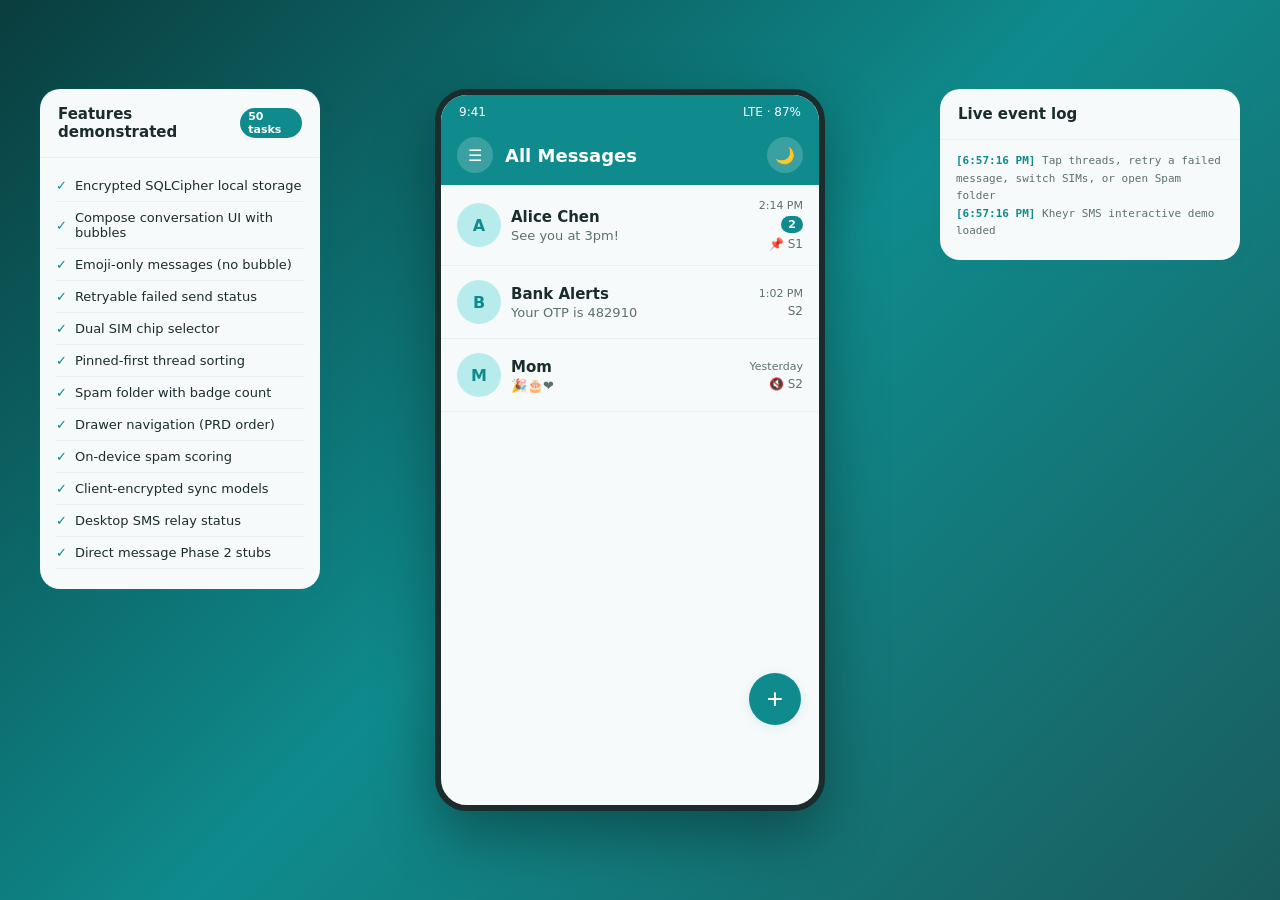
<file: demo/index.html>
<!DOCTYPE html>
<html lang="en">
<head>
  <meta charset="UTF-8" />
  <meta name="viewport" content="width=device-width, initial-scale=1.0" />
  <title>Kheyr SMS — Interactive Demo</title>
  <style>
    :root {
      --primary: #0f8b8d;
      --primary-container: #b8ecec;
      --surface: #f7fafa;
      --surface-variant: #e8f0f0;
      --on-surface: #1a2c2c;
      --muted: #5c6f6f;
      --bubble-out: #d4f0f0;
      --bubble-in: #ffffff;
      --danger: #c62828;
      --shadow: 0 2px 12px rgba(15, 139, 141, 0.12);
      --radius: 18px;
      --font: "Segoe UI", system-ui, -apple-system, sans-serif;
    }
    [data-theme="dark"] {
      --primary: #4dd8da;
      --primary-container: #0d4f50;
      --surface: #101818;
      --surface-variant: #1c2828;
      --on-surface: #e4f0f0;
      --muted: #8aa0a0;
      --bubble-out: #0d4f50;
      --bubble-in: #243030;
      --shadow: 0 2px 16px rgba(0, 0, 0, 0.45);
    }
    * { box-sizing: border-box; margin: 0; padding: 0; }
    body {
      font-family: var(--font);
      background: linear-gradient(135deg, #0a3d3e 0%, #0f8b8d 50%, #1a5c5d 100%);
      min-height: 100vh;
      display: flex;
      align-items: center;
      justify-content: center;
      padding: 24px;
      color: var(--on-surface);
    }
    .demo-shell {
      display: grid;
      grid-template-columns: 280px 1fr 300px;
      gap: 20px;
      max-width: 1200px;
      width: 100%;
      align-items: start;
    }
    .panel {
      background: var(--surface);
      border-radius: 20px;
      box-shadow: var(--shadow);
      overflow: hidden;
    }
    .panel-header {
      padding: 16px 18px;
      border-bottom: 1px solid var(--surface-variant);
      display: flex;
      align-items: center;
      justify-content: space-between;
      gap: 8px;
    }
    .panel-header h2 { font-size: 15px; font-weight: 700; }
    .badge {
      background: var(--primary);
      color: #fff;
      font-size: 11px;
      font-weight: 700;
      padding: 2px 8px;
      border-radius: 999px;
    }
    [data-theme="dark"] .badge { color: #0a2020; }
    .phone {
      width: 390px;
      max-width: 100%;
      margin: 0 auto;
      background: var(--surface);
      border-radius: 32px;
      box-shadow: 0 24px 60px rgba(0,0,0,0.35);
      overflow: hidden;
      border: 6px solid #1a2c2c;
    }
    .status-bar {
      background: var(--primary);
      color: #fff;
      padding: 10px 18px 6px;
      font-size: 12px;
      display: flex;
      justify-content: space-between;
    }
    [data-theme="dark"] .status-bar { color: #0a2020; }
    .app-bar {
      background: var(--primary);
      color: #fff;
      padding: 12px 16px;
      display: flex;
      align-items: center;
      gap: 12px;
    }
    [data-theme="dark"] .app-bar { color: #0a2020; }
    .app-bar h1 { font-size: 18px; font-weight: 700; flex: 1; }
    .icon-btn {
      background: rgba(255,255,255,0.18);
      border: none;
      color: inherit;
      width: 36px;
      height: 36px;
      border-radius: 50%;
      cursor: pointer;
      font-size: 16px;
      display: grid;
      place-items: center;
    }
    .drawer {
      position: absolute;
      inset: 0;
      background: rgba(0,0,0,0.45);
      z-index: 10;
      opacity: 0;
      pointer-events: none;
      transition: opacity 0.2s;
    }
    .drawer.open { opacity: 1; pointer-events: auto; }
    .drawer-panel {
      width: 260px;
      height: 100%;
      background: var(--surface);
      padding: 20px 0;
      transform: translateX(-100%);
      transition: transform 0.25s ease;
    }
    .drawer.open .drawer-panel { transform: translateX(0); }
    .drawer-item {
      padding: 14px 22px;
      cursor: pointer;
      display: flex;
      align-items: center;
      gap: 12px;
      font-size: 15px;
    }
    .drawer-item:hover, .drawer-item.active { background: var(--surface-variant); }
    .drawer-item .count {
      margin-left: auto;
      background: var(--danger);
      color: #fff;
      font-size: 11px;
      padding: 1px 7px;
      border-radius: 999px;
    }
    .screen { position: relative; min-height: 620px; display: flex; flex-direction: column; }
    .thread-list { flex: 1; overflow-y: auto; }
    .thread {
      padding: 14px 16px;
      border-bottom: 1px solid var(--surface-variant);
      cursor: pointer;
      display: grid;
      grid-template-columns: 44px 1fr auto;
      gap: 10px;
      align-items: center;
    }
    .thread:hover { background: var(--surface-variant); }
    .avatar {
      width: 44px;
      height: 44px;
      border-radius: 50%;
      background: var(--primary-container);
      color: var(--primary);
      display: grid;
      place-items: center;
      font-weight: 700;
      font-size: 16px;
    }
    .thread-body .name { font-weight: 600; font-size: 15px; }
    .thread-body .preview { color: var(--muted); font-size: 13px; white-space: nowrap; overflow: hidden; text-overflow: ellipsis; margin-top: 2px; }
    .thread-meta { text-align: right; font-size: 11px; color: var(--muted); }
    .thread-meta .unread {
      background: var(--primary);
      color: #fff;
      border-radius: 999px;
      padding: 2px 7px;
      font-weight: 700;
      margin-top: 4px;
      display: inline-block;
    }
    [data-theme="dark"] .thread-meta .unread { color: #0a2020; }
    .icons { display: flex; gap: 4px; margin-top: 4px; justify-content: flex-end; font-size: 12px; }
    .conversation { flex: 1; overflow-y: auto; padding: 16px; display: flex; flex-direction: column; gap: 10px; background: var(--surface); }
    .msg-row { display: flex; }
    .msg-row.out { justify-content: flex-end; }
    .msg-row.in { justify-content: flex-start; }
    .bubble {
      max-width: 78%;
      padding: 10px 14px;
      border-radius: var(--radius);
      font-size: 14px;
      line-height: 1.45;
      box-shadow: 0 1px 3px rgba(0,0,0,0.08);
    }
    .bubble.out { background: var(--bubble-out); border-bottom-right-radius: 4px; }
    .bubble.in { background: var(--bubble-in); border-bottom-left-radius: 4px; }
    .emoji-only { font-size: 36px; padding: 4px 8px; box-shadow: none; background: transparent; }
    .meta { font-size: 11px; color: var(--muted); margin-top: 4px; }
    .retry-btn {
      margin-top: 6px;
      background: none;
      border: none;
      color: var(--danger);
      font-size: 12px;
      font-weight: 600;
      cursor: pointer;
      padding: 0;
    }
    .composer {
      border-top: 1px solid var(--surface-variant);
      padding: 12px;
      background: var(--surface-variant);
    }
    .sim-chips { display: flex; gap: 8px; margin-bottom: 10px; }
    .chip {
      padding: 6px 12px;
      border-radius: 999px;
      border: 1px solid var(--primary);
      background: transparent;
      color: var(--primary);
      font-size: 12px;
      cursor: pointer;
    }
    .chip.selected { background: var(--primary); color: #fff; }
    [data-theme="dark"] .chip.selected { color: #0a2020; }
    .composer-row { display: flex; gap: 8px; }
    .composer-row input {
      flex: 1;
      border: 1px solid var(--surface-variant);
      border-radius: 24px;
      padding: 10px 16px;
      background: var(--surface);
      color: var(--on-surface);
      font-size: 14px;
    }
    .send-btn {
      background: var(--primary);
      color: #fff;
      border: none;
      border-radius: 24px;
      padding: 10px 18px;
      font-weight: 700;
      cursor: pointer;
    }
    [data-theme="dark"] .send-btn { color: #0a2020; }
    .fab {
      position: absolute;
      bottom: 80px;
      right: 18px;
      width: 52px;
      height: 52px;
      border-radius: 50%;
      background: var(--primary);
      color: #fff;
      border: none;
      font-size: 28px;
      cursor: pointer;
      box-shadow: var(--shadow);
    }
    [data-theme="dark"] .fab { color: #0a2020; }
    .feature-list { padding: 12px 16px 20px; }
    .feature-list li {
      list-style: none;
      padding: 8px 0;
      border-bottom: 1px solid var(--surface-variant);
      font-size: 13px;
      display: flex;
      align-items: center;
      gap: 8px;
    }
    .feature-list li::before { content: "✓"; color: var(--primary); font-weight: 700; }
    .log {
      padding: 12px 16px 20px;
      font-family: ui-monospace, monospace;
      font-size: 11px;
      line-height: 1.6;
      color: var(--muted);
      max-height: 560px;
      overflow-y: auto;
    }
    .log .event { color: var(--primary); font-weight: 600; }
    .hidden { display: none !important; }
    .spam-banner {
      background: #fff3e0;
      color: #e65100;
      padding: 8px 16px;
      font-size: 12px;
      text-align: center;
    }
    [data-theme="dark"] .spam-banner { background: #3e2723; color: #ffab40; }
    @media (max-width: 1100px) {
      .demo-shell { grid-template-columns: 1fr; justify-items: center; }
      .side-panels { display: grid; grid-template-columns: 1fr 1fr; gap: 20px; width: 100%; max-width: 720px; }
    }
    @media (max-width: 720px) {
      .side-panels { grid-template-columns: 1fr; }
    }
  </style>
</head>
<body data-theme="light">
  <div class="demo-shell">
    <div class="side-panels" style="display:contents">
      <div class="panel">
        <div class="panel-header">
          <h2>Features demonstrated</h2>
          <span class="badge">50 tasks</span>
        </div>
        <ul class="feature-list" id="features"></ul>
      </div>

      <div class="phone" id="phone">
        <div class="status-bar"><span>9:41</span><span>LTE · 87%</span></div>
        <div class="app-bar">
          <button class="icon-btn" id="menuBtn" title="Open drawer">☰</button>
          <h1 id="screenTitle">All Messages</h1>
          <button class="icon-btn" id="themeBtn" title="Toggle theme">🌙</button>
        </div>
        <div class="screen" id="screen">
          <div class="drawer" id="drawer">
            <div class="drawer-panel" id="drawerPanel"></div>
          </div>
          <div id="spamBanner" class="spam-banner hidden">Spam folder — notifications suppressed</div>
          <div class="thread-list" id="threadList"></div>
          <div class="conversation hidden" id="conversation"></div>
          <button class="fab hidden" id="fab">+</button>
          <div class="composer hidden" id="composer">
            <div class="sim-chips" id="simChips"></div>
            <div class="composer-row">
              <input id="msgInput" placeholder="Message" />
              <button class="send-btn" id="sendBtn">Send</button>
            </div>
          </div>
        </div>
      </div>

      <div class="panel">
        <div class="panel-header"><h2>Live event log</h2></div>
        <div class="log" id="log"></div>
      </div>
    </div>
  </div>

  <script>
    const FEATURES = [
      "Encrypted SQLCipher local storage",
      "Compose conversation UI with bubbles",
      "Emoji-only messages (no bubble)",
      "Retryable failed send status",
      "Dual SIM chip selector",
      "Pinned-first thread sorting",
      "Spam folder with badge count",
      "Drawer navigation (PRD order)",
      "On-device spam scoring",
      "Client-encrypted sync models",
      "Desktop SMS relay status",
      "Direct message Phase 2 stubs",
    ];

    const SIMS = [
      { id: 1, label: "SIM 1 · Work" },
      { id: 2, label: "SIM 2 · Personal" },
    ];

    const THREADS = [
      { id: 1, name: "Alice Chen", address: "+1 555-0101", preview: "See you at 3pm!", time: "2:14 PM", unread: 2, pinned: true, muted: false, sim: 1, spam: false },
      { id: 2, name: "Bank Alerts", address: "+1 555-0199", preview: "Your OTP is 482910", time: "1:02 PM", unread: 0, pinned: false, muted: false, sim: 2, spam: false },
      { id: 3, name: "+1 555-8877", address: "+1 555-8877", preview: "WINNER! Claim prize now", time: "11:30 AM", unread: 1, pinned: false, muted: false, sim: 1, spam: true },
      { id: 4, name: "Mom", address: "+1 555-0142", preview: "🎉🎂❤️", time: "Yesterday", unread: 0, pinned: false, muted: true, sim: 2, spam: false },
    ];

    const MESSAGES = {
      1: [
        { dir: "in", body: "Hey! Are we still on for coffee?", time: "1:58 PM", status: "Delivered" },
        { dir: "out", body: "Yes! See you at 3pm", time: "2:01 PM", status: "Sent" },
        { dir: "in", body: "See you at 3pm!", time: "2:14 PM", status: "Delivered" },
      ],
      2: [
        { dir: "in", body: "Your one-time password is 482910. Do not share.", time: "1:02 PM", status: "Delivered", otp: true },
      ],
      3: [
        { dir: "in", body: "CONGRATS! You won $1,000,000. Click http://scam.example", time: "11:30 AM", status: "Delivered", spam: true },
      ],
      4: [
        { dir: "in", body: "Happy birthday sweetie!", time: "Yesterday", status: "Delivered" },
        { dir: "in", body: "🎉🎂❤️", time: "Yesterday", status: "Delivered", emoji: true },
        { dir: "out", body: "Thanks mom!!", time: "Yesterday", status: "Failed", failed: true },
      ],
    };

    const DRAWER = [
      { id: "inbox", label: "All Messages", icon: "💬" },
      { id: "spam", label: "Spam", icon: "🛡️", count: 1 },
      { id: "archived", label: "Archived", icon: "📦" },
      { id: "pinned", label: "Pinned", icon: "📌" },
      { id: "contacts", label: "Contacts", icon: "👤" },
      { id: "sync", label: "Desktop Sync", icon: "🖥️" },
      { id: "settings", label: "Settings", icon: "⚙️" },
      { id: "help", label: "Help & Feedback", icon: "❓" },
    ];

    let state = { folder: "inbox", thread: null, sim: 1, theme: "light" };

    const $ = (id) => document.getElementById(id);

    function log(msg) {
      const el = $("log");
      const line = document.createElement("div");
      const ts = new Date().toLocaleTimeString();
      line.innerHTML = `<span class="event">[${ts}]</span> ${msg}`;
      el.prepend(line);
    }

    function isEmojiOnly(text) {
      return /^[\p{Emoji}\p{Emoji_Modifier}\p{Emoji_Component}\s]+$/u.test(text.trim()) && text.trim().length > 0;
    }

    function renderFeatures() {
      $("features").innerHTML = FEATURES.map((f) => `<li>${f}</li>`).join("");
    }

    function renderDrawer() {
      $("drawerPanel").innerHTML = DRAWER.map((d) =>
        `<div class="drawer-item ${state.folder === d.id ? "active" : ""}" data-folder="${d.id}">
          <span>${d.icon}</span><span>${d.label}</span>${d.count ? `<span class="count">${d.count}</span>` : ""}
        </div>`
      ).join("");
      $("drawerPanel").querySelectorAll(".drawer-item").forEach((el) => {
        el.onclick = () => {
          state.folder = el.dataset.folder;
          state.thread = null;
          $("drawer").classList.remove("open");
          render();
          log(`Opened drawer folder: <b>${el.textContent.trim()}</b>`);
        };
      });
    }

    function visibleThreads() {
      let list = [...THREADS];
      if (state.folder === "spam") list = list.filter((t) => t.spam);
      else if (state.folder === "pinned") list = list.filter((t) => t.pinned);
      else if (state.folder === "archived") list = [];
      else list = list.filter((t) => !t.spam);
      return list.sort((a, b) => (b.pinned ? 1 : 0) - (a.pinned ? 1 : 0));
    }

    function renderThreads() {
      const threads = visibleThreads();
      $("threadList").innerHTML = threads.map((t) => `
        <div class="thread" data-id="${t.id}">
          <div class="avatar">${t.name.charAt(0)}</div>
          <div class="thread-body">
            <div class="name">${t.name}</div>
            <div class="preview">${t.preview}</div>
          </div>
          <div class="thread-meta">
            <div>${t.time}</div>
            ${t.unread ? `<div class="unread">${t.unread}</div>` : ""}
            <div class="icons">${t.pinned ? "📌" : ""}${t.muted ? "🔇" : ""}${t.sim ? `<span>S${t.sim}</span>` : ""}</div>
          </div>
        </div>`).join("") || `<div style="padding:40px;text-align:center;color:var(--muted)">No threads in this folder</div>`;
      $("threadList").querySelectorAll(".thread").forEach((el) => {
        el.onclick = () => openThread(+el.dataset.id);
      });
    }

    function openThread(id) {
      state.thread = THREADS.find((t) => t.id === id);
      render();
      log(`Opened conversation with <b>${state.thread.name}</b>`);
    }

    function renderConversation() {
      const msgs = MESSAGES[state.thread.id] || [];
      $("conversation").innerHTML = msgs.map((m, i) => {
        const emoji = m.emoji || isEmojiOnly(m.body);
        const rowClass = m.dir === "out" ? "out" : "in";
        const bubbleClass = emoji ? "emoji-only" : `bubble ${m.dir === "out" ? "out" : "in"}`;
        const retry = m.failed ? `<button class="retry-btn" data-retry="${i}">Retry</button>` : "";
        const spamNote = m.spam ? `<div class="meta" style="color:#e65100">Spam score: 85 · moved to Spam folder</div>` : "";
        const otpNote = m.otp ? `<div class="meta" style="color:var(--primary)">OTP negative-score rule applied (−40)</div>` : "";
        return `<div class="msg-row ${rowClass}"><div class="${bubbleClass}">${m.body}<div class="meta">${m.time} · ${m.status}</div>${spamNote}${otpNote}${retry}</div></div>`;
      }).join("");
      $("conversation").querySelectorAll(".retry-btn").forEach((btn) => {
        btn.onclick = () => {
          log(`Retrying failed message in <b>${state.thread.name}</b> via SIM ${state.sim}`);
          btn.textContent = "Sending…";
          setTimeout(() => {
            btn.textContent = "Sent ✓";
            btn.style.color = "var(--primary)";
            log(`Message sent successfully on <b>${SIMS.find(s => s.id === state.sim).label}</b>`);
          }, 900);
        };
      });
    }

    function renderComposer() {
      $("simChips").innerHTML = SIMS.map((s) =>
        `<button class="chip ${state.sim === s.id ? "selected" : ""}" data-sim="${s.id}">${s.label}</button>`
      ).join("");
      $("simChips").querySelectorAll(".chip").forEach((chip) => {
        chip.onclick = () => {
          state.sim = +chip.dataset.sim;
          renderComposer();
          log(`Selected <b>${SIMS.find(s => s.id === state.sim).label}</b> for outgoing SMS`);
        };
      });
    }

    function render() {
      const inConvo = !!state.thread;
      const titles = { inbox: "All Messages", spam: "Spam", archived: "Archived", pinned: "Pinned", contacts: "Contacts", sync: "Desktop Sync", settings: "Settings", help: "Help & Feedback" };
      $("screenTitle").textContent = inConvo ? state.thread.name : (titles[state.folder] || "Kheyr SMS");
      $("threadList").classList.toggle("hidden", inConvo);
      $("conversation").classList.toggle("hidden", !inConvo);
      $("composer").classList.toggle("hidden", !inConvo);
      $("fab").classList.toggle("hidden", inConvo);
      $("spamBanner").classList.toggle("hidden", state.folder !== "spam");
      if (!inConvo) renderThreads();
      else { renderConversation(); renderComposer(); }
      renderDrawer();
    }

    $("menuBtn").onclick = () => { $("drawer").classList.add("open"); log("Opened navigation drawer"); };
    $("drawer").onclick = (e) => { if (e.target === $("drawer")) $("drawer").classList.remove("open"); };
    $("themeBtn").onclick = () => {
      state.theme = state.theme === "light" ? "dark" : "light";
      document.body.dataset.theme = state.theme;
      $("themeBtn").textContent = state.theme === "light" ? "🌙" : "☀️";
      log(`Switched to <b>${state.theme}</b> theme`);
    };
    document.querySelector(".app-bar").addEventListener("click", (e) => {
      if (inConvoBack(e)) return;
    });
    function inConvoBack(e) {
      if (state.thread && e.target.closest(".app-bar h1")) {
        state.thread = null;
        render();
        log("Returned to thread list");
        return true;
      }
      return false;
    }
    $("sendBtn").onclick = () => {
      const text = $("msgInput").value.trim();
      if (!text || !state.thread) return;
      MESSAGES[state.thread.id].push({ dir: "out", body: text, time: "Now", status: "Sending" });
      $("msgInput").value = "";
      renderConversation();
      log(`Sending SMS via <b>${SIMS.find(s => s.id === state.sim).label}</b>: "${text}"`);
      setTimeout(() => {
        const msgs = MESSAGES[state.thread.id];
        msgs[msgs.length - 1].status = "Sent";
        renderConversation();
        log("Message status updated: <b>Sent</b>");
      }, 700);
    };

    renderFeatures();
    render();
    log("Kheyr SMS interactive demo loaded");
    log("Tap threads, retry a failed message, switch SIMs, or open Spam folder");
  </script>
</body>
</html>
</file>
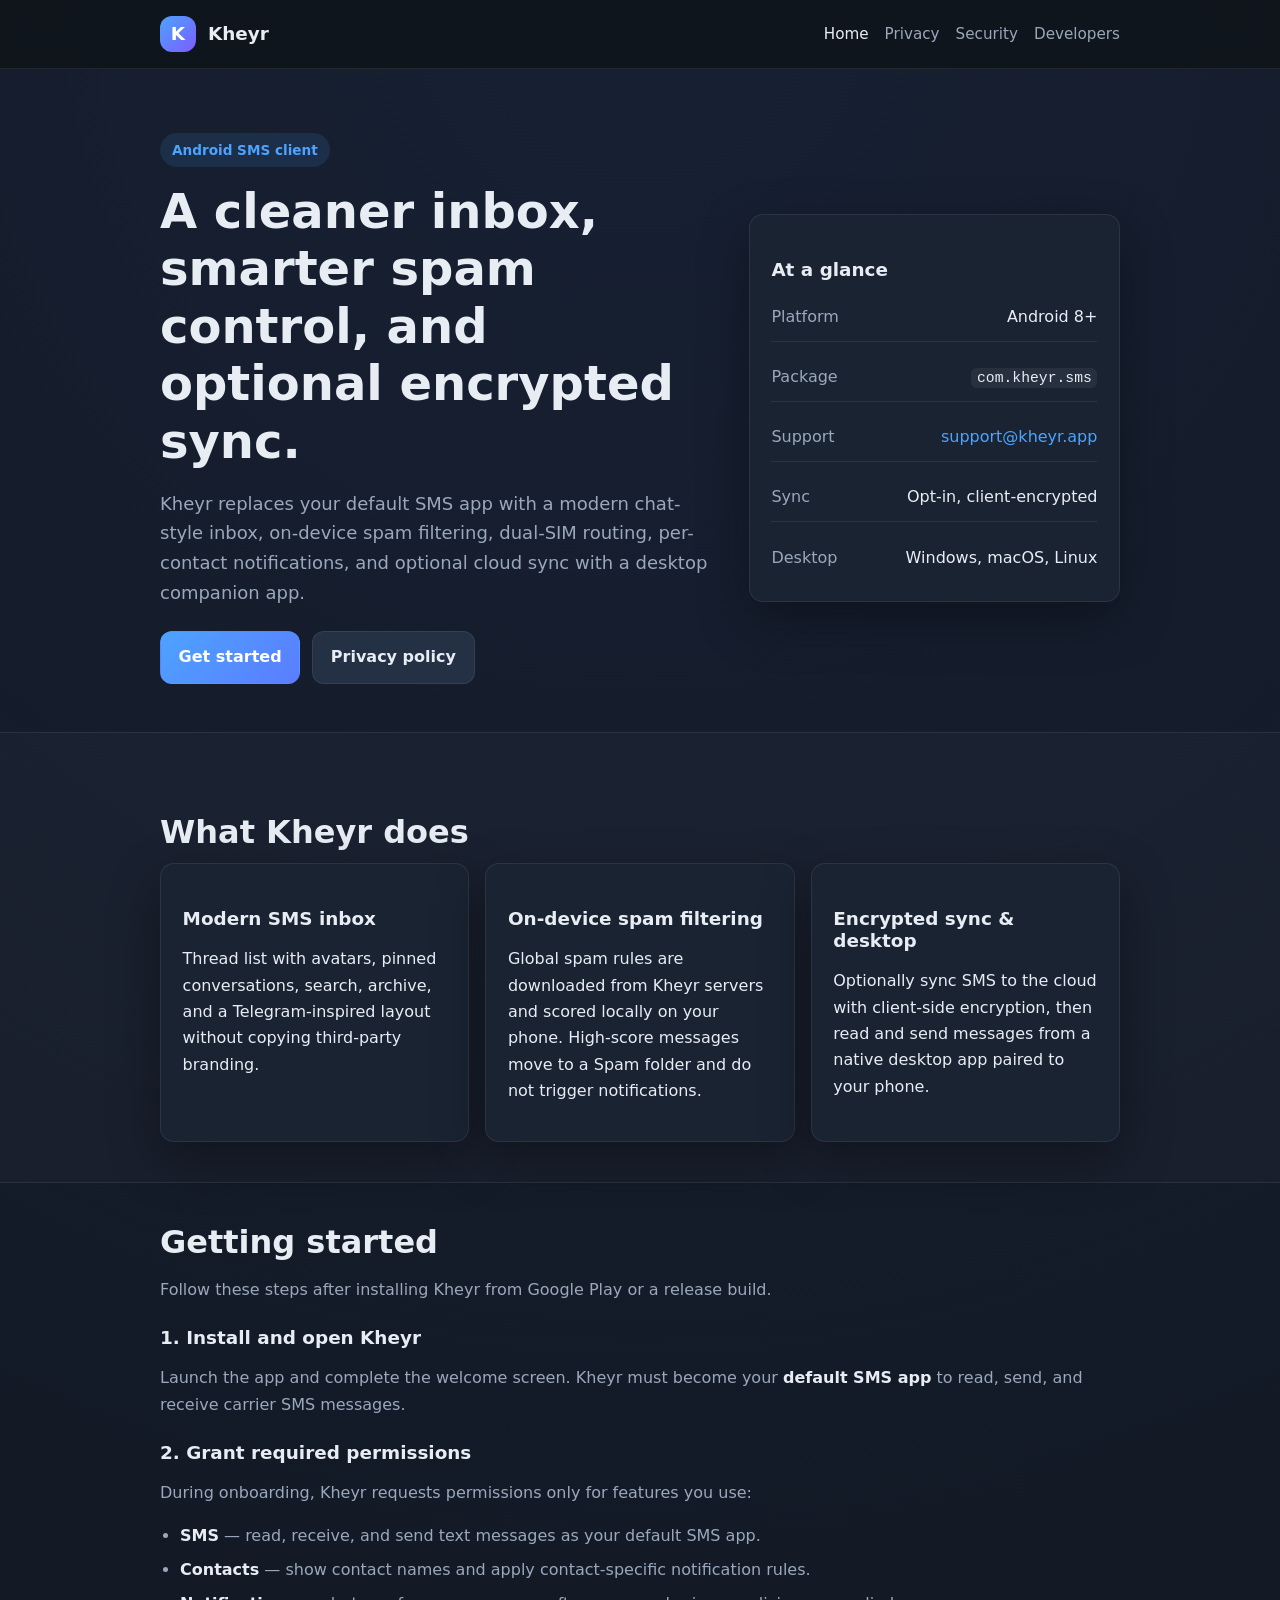
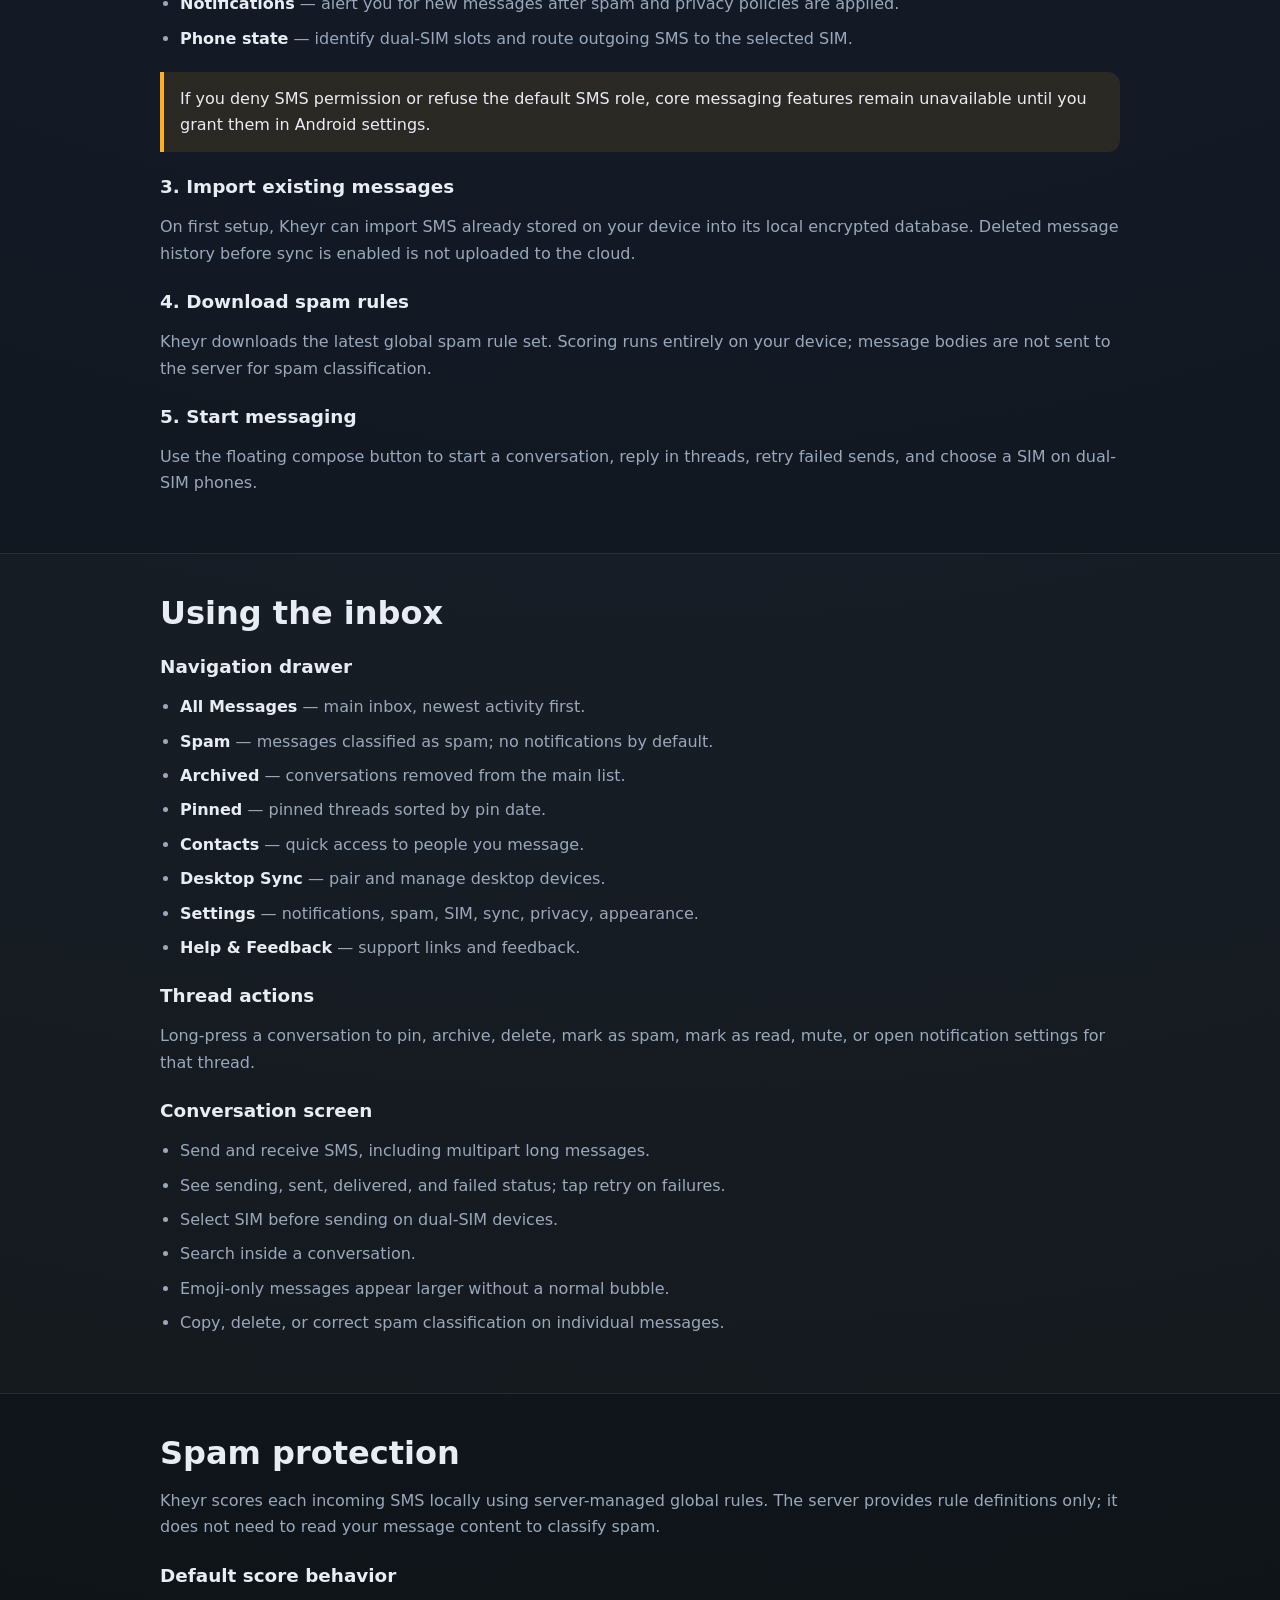
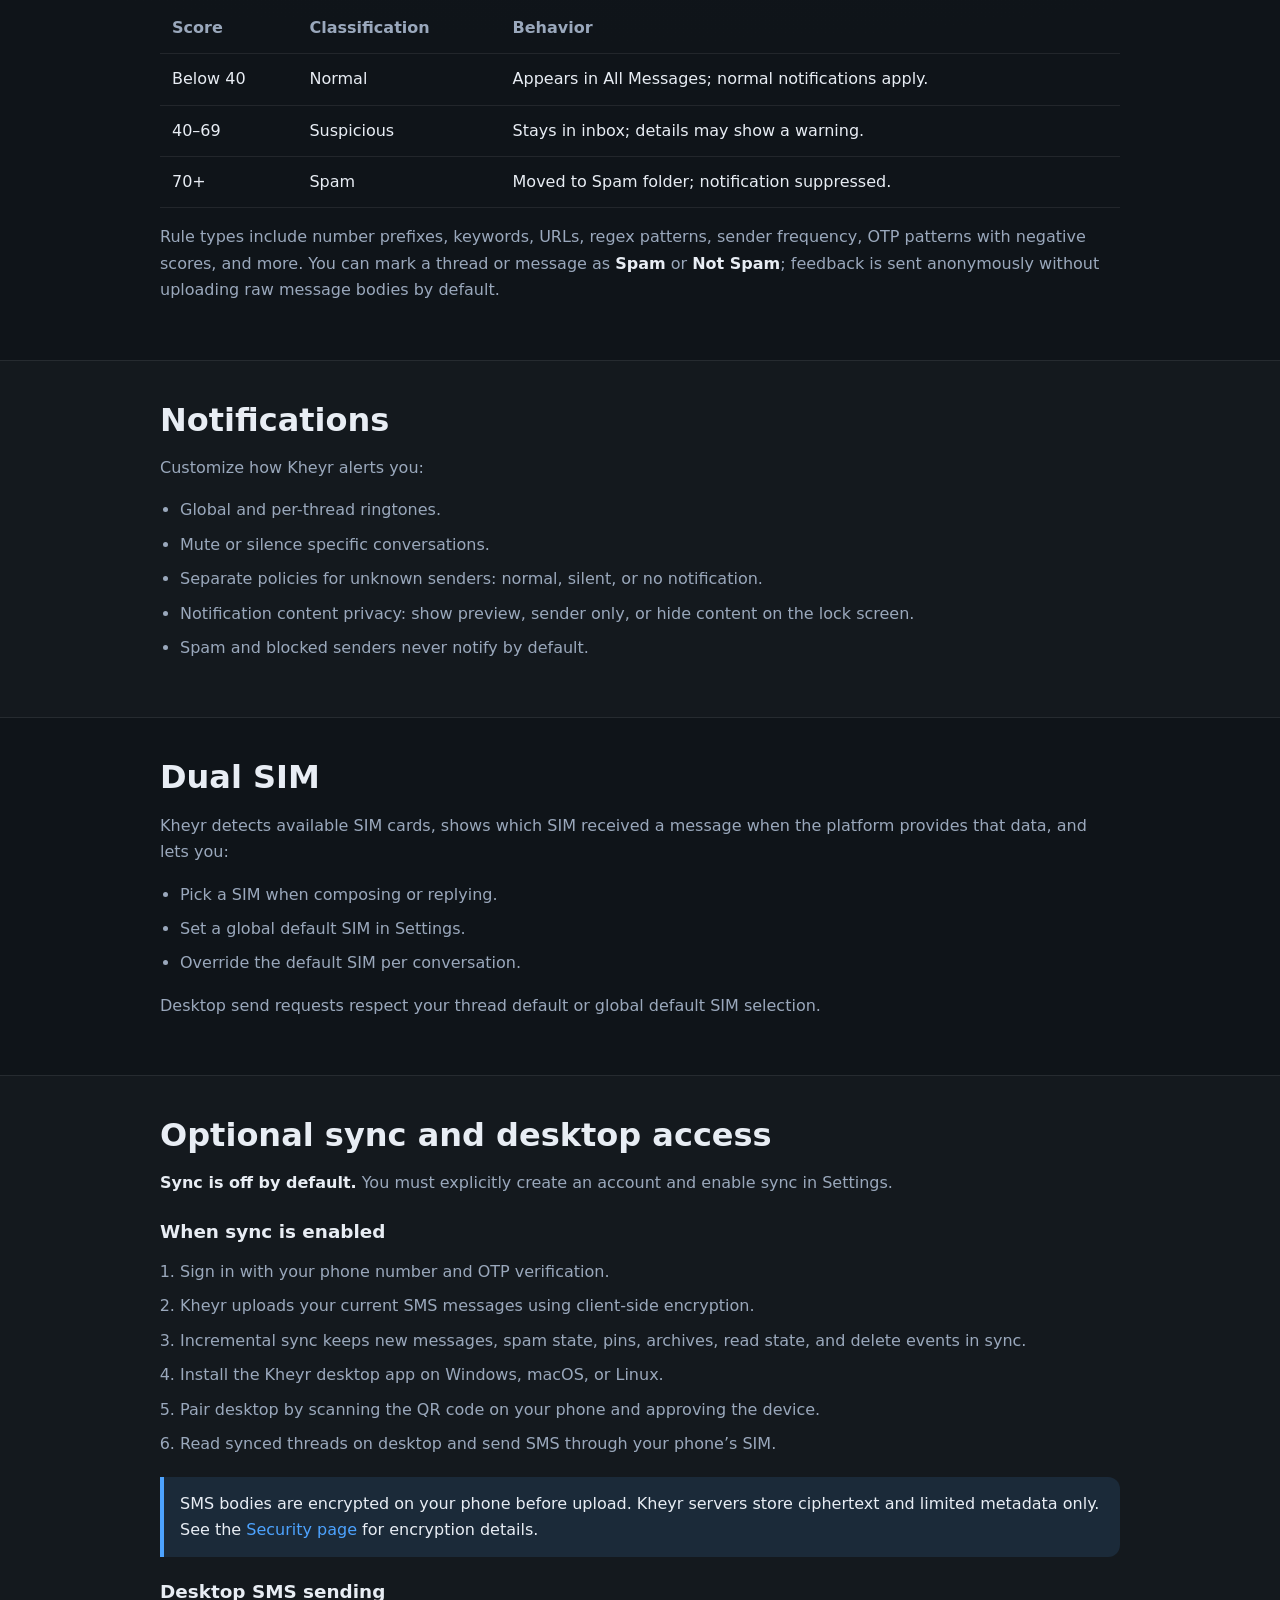
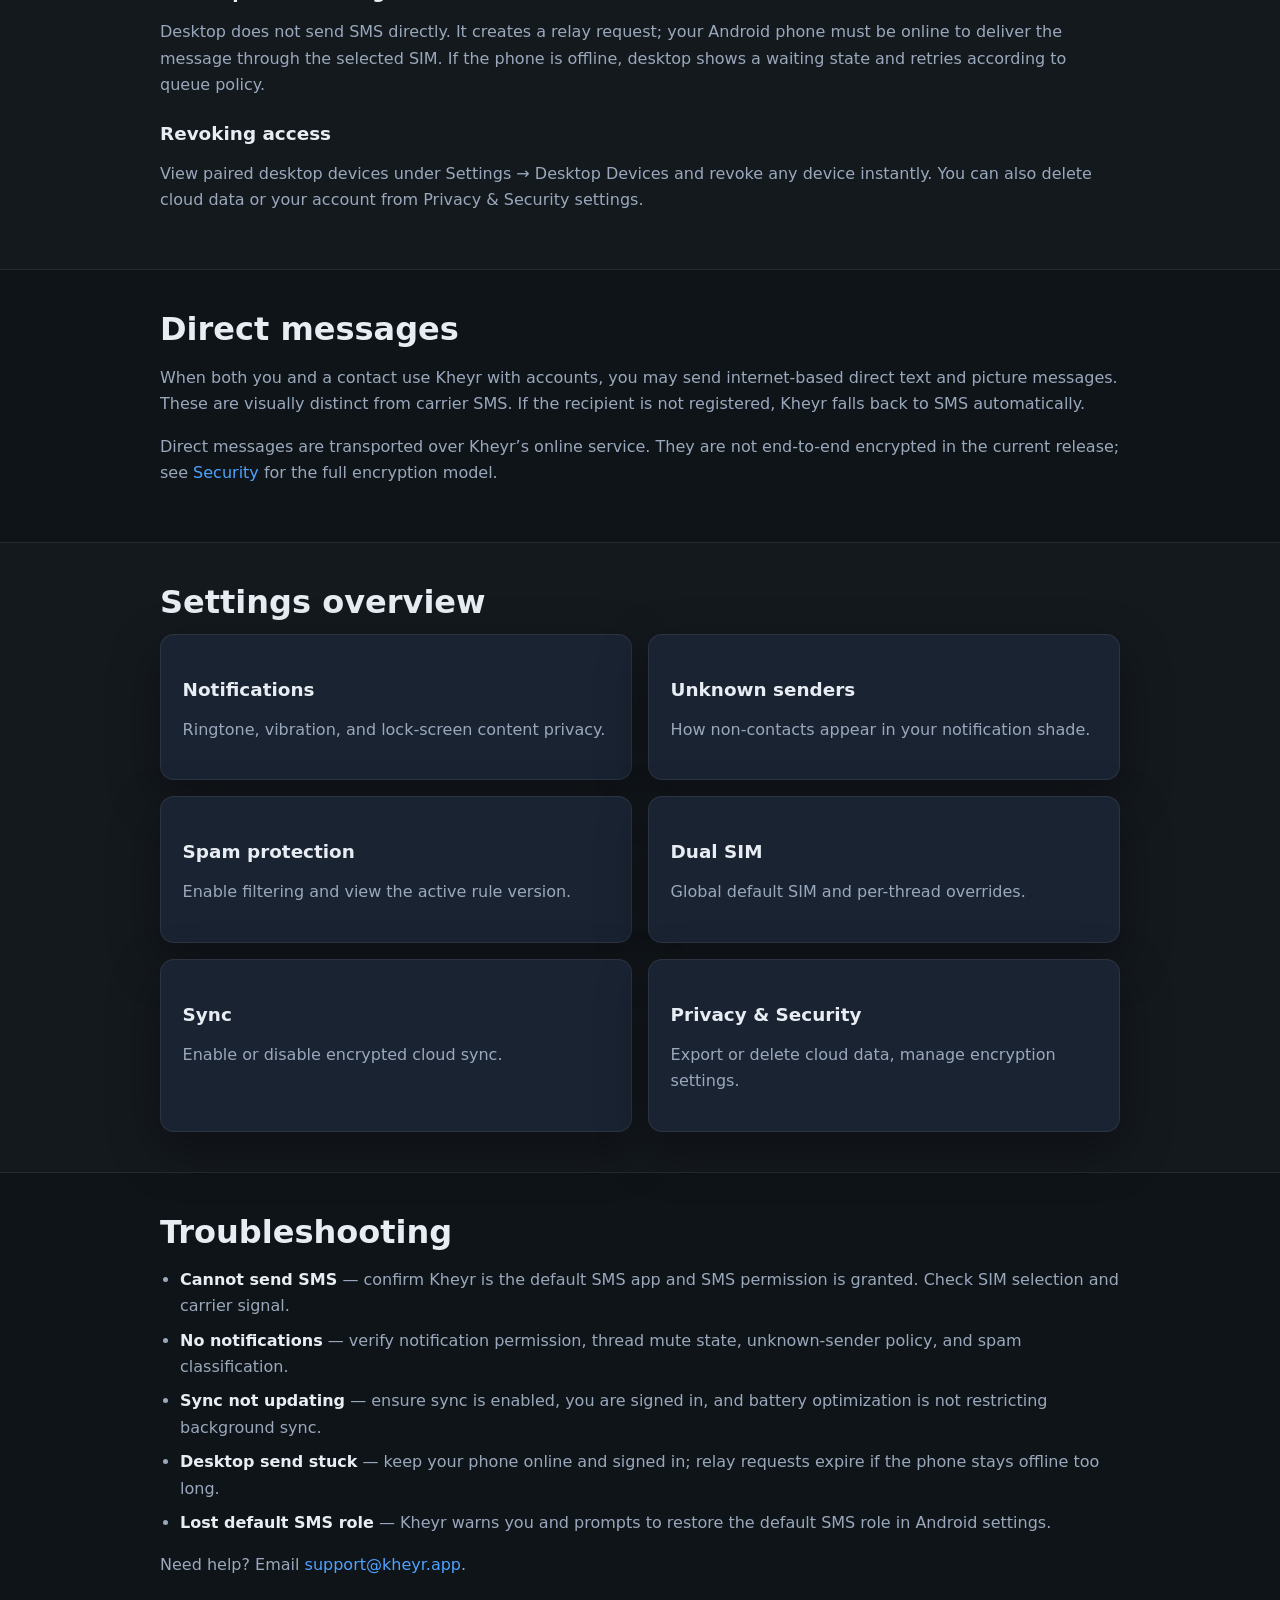
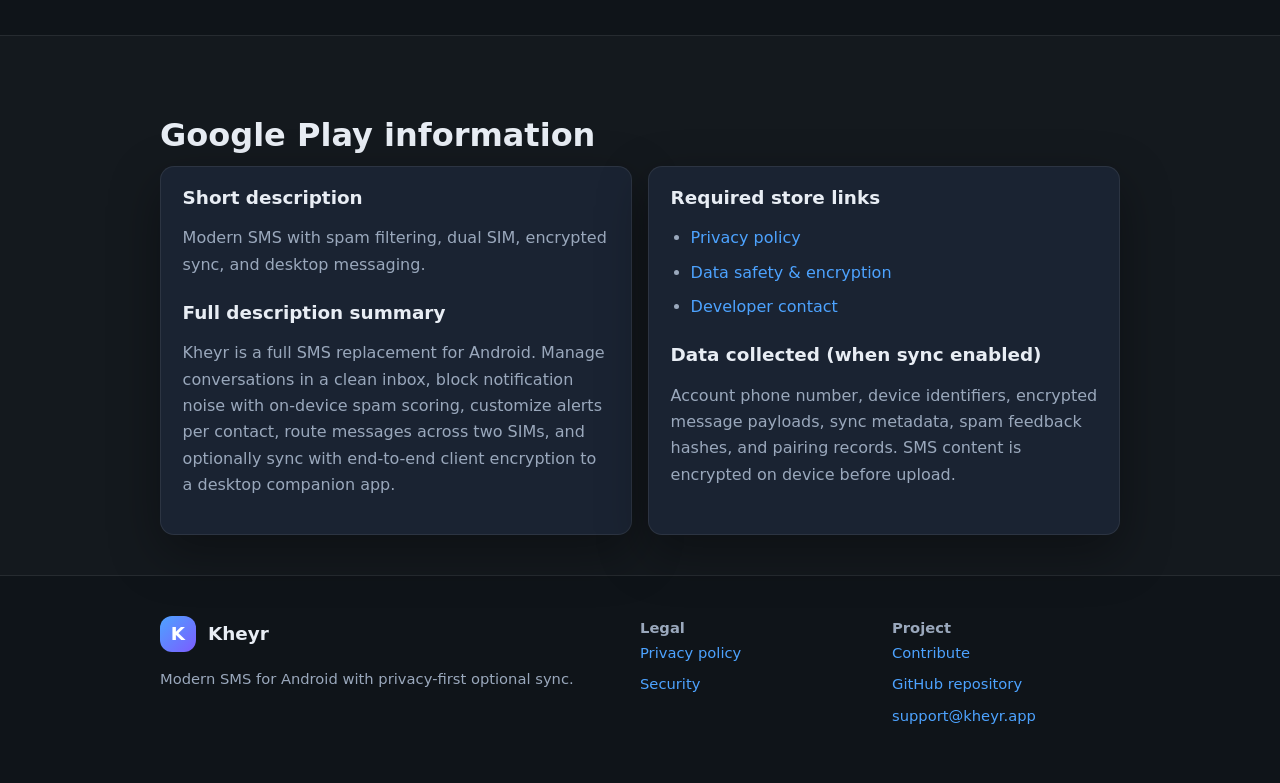
<file: docs/index.html>
<!DOCTYPE html>
<html lang="en">
<head>
  <meta charset="UTF-8">
  <meta name="viewport" content="width=device-width, initial-scale=1.0">
  <meta name="description" content="Kheyr is a modern Android SMS app with on-device spam filtering, dual-SIM support, encrypted sync, and desktop SMS relay.">
  <title>Kheyr — Modern SMS for Android</title>
  <link rel="stylesheet" href="css/style.css">
</head>
<body>
  <header class="site-header">
    <div class="container nav">
      <a class="brand" href="index.html">
        <span class="brand-mark">K</span>
        <span>Kheyr</span>
      </a>
      <nav aria-label="Primary">
        <ul class="nav-links">
          <li><a class="active" href="index.html">Home</a></li>
          <li><a href="privacy.html">Privacy</a></li>
          <li><a href="security.html">Security</a></li>
          <li><a href="developers.html">Developers</a></li>
        </ul>
      </nav>
    </div>
  </header>

  <main>
    <section class="hero">
      <div class="container hero-grid">
        <div>
          <span class="eyebrow">Android SMS client</span>
          <h1>A cleaner inbox, smarter spam control, and optional encrypted sync.</h1>
          <p class="lead">
            Kheyr replaces your default SMS app with a modern chat-style inbox, on-device spam
            filtering, dual-SIM routing, per-contact notifications, and optional cloud sync with a
            desktop companion app.
          </p>
          <div class="btn-row">
            <a class="btn btn-primary" href="#get-started">Get started</a>
            <a class="btn btn-secondary" href="privacy.html">Privacy policy</a>
          </div>
        </div>
        <aside class="card">
          <h3>At a glance</h3>
          <div class="meta-grid">
            <div class="meta-row"><span class="meta-label">Platform</span><span>Android 8+</span></div>
            <div class="meta-row"><span class="meta-label">Package</span><span><code>com.kheyr.sms</code></span></div>
            <div class="meta-row"><span class="meta-label">Support</span><span><a href="mailto:support@kheyr.app">support@kheyr.app</a></span></div>
            <div class="meta-row"><span class="meta-label">Sync</span><span>Opt-in, client-encrypted</span></div>
            <div class="meta-row"><span class="meta-label">Desktop</span><span>Windows, macOS, Linux</span></div>
          </div>
        </aside>
      </div>
    </section>

    <section class="section section-muted">
      <div class="container">
        <h2>What Kheyr does</h2>
        <div class="card-grid three">
          <article class="card">
            <h3>Modern SMS inbox</h3>
            <p>Thread list with avatars, pinned conversations, search, archive, and a Telegram-inspired layout without copying third-party branding.</p>
          </article>
          <article class="card">
            <h3>On-device spam filtering</h3>
            <p>Global spam rules are downloaded from Kheyr servers and scored locally on your phone. High-score messages move to a Spam folder and do not trigger notifications.</p>
          </article>
          <article class="card">
            <h3>Encrypted sync &amp; desktop</h3>
            <p>Optionally sync SMS to the cloud with client-side encryption, then read and send messages from a native desktop app paired to your phone.</p>
          </article>
        </div>
      </div>
    </section>

    <section class="section" id="get-started">
      <div class="container prose">
        <h2>Getting started</h2>
        <p>Follow these steps after installing Kheyr from Google Play or a release build.</p>

        <h3>1. Install and open Kheyr</h3>
        <p>Launch the app and complete the welcome screen. Kheyr must become your <strong>default SMS app</strong> to read, send, and receive carrier SMS messages.</p>

        <h3>2. Grant required permissions</h3>
        <p>During onboarding, Kheyr requests permissions only for features you use:</p>
        <ul class="checklist">
          <li><strong>SMS</strong> — read, receive, and send text messages as your default SMS app.</li>
          <li><strong>Contacts</strong> — show contact names and apply contact-specific notification rules.</li>
          <li><strong>Notifications</strong> — alert you for new messages after spam and privacy policies are applied.</li>
          <li><strong>Phone state</strong> — identify dual-SIM slots and route outgoing SMS to the selected SIM.</li>
        </ul>
        <div class="callout callout-warning">
          If you deny SMS permission or refuse the default SMS role, core messaging features remain unavailable until you grant them in Android settings.
        </div>

        <h3>3. Import existing messages</h3>
        <p>On first setup, Kheyr can import SMS already stored on your device into its local encrypted database. Deleted message history before sync is enabled is not uploaded to the cloud.</p>

        <h3>4. Download spam rules</h3>
        <p>Kheyr downloads the latest global spam rule set. Scoring runs entirely on your device; message bodies are not sent to the server for spam classification.</p>

        <h3>5. Start messaging</h3>
        <p>Use the floating compose button to start a conversation, reply in threads, retry failed sends, and choose a SIM on dual-SIM phones.</p>
      </div>
    </section>

    <section class="section section-muted">
      <div class="container prose">
        <h2>Using the inbox</h2>

        <h3>Navigation drawer</h3>
        <ul class="feature-list">
          <li><strong>All Messages</strong> — main inbox, newest activity first.</li>
          <li><strong>Spam</strong> — messages classified as spam; no notifications by default.</li>
          <li><strong>Archived</strong> — conversations removed from the main list.</li>
          <li><strong>Pinned</strong> — pinned threads sorted by pin date.</li>
          <li><strong>Contacts</strong> — quick access to people you message.</li>
          <li><strong>Desktop Sync</strong> — pair and manage desktop devices.</li>
          <li><strong>Settings</strong> — notifications, spam, SIM, sync, privacy, appearance.</li>
          <li><strong>Help &amp; Feedback</strong> — support links and feedback.</li>
        </ul>

        <h3>Thread actions</h3>
        <p>Long-press a conversation to pin, archive, delete, mark as spam, mark as read, mute, or open notification settings for that thread.</p>

        <h3>Conversation screen</h3>
        <ul class="feature-list">
          <li>Send and receive SMS, including multipart long messages.</li>
          <li>See sending, sent, delivered, and failed status; tap retry on failures.</li>
          <li>Select SIM before sending on dual-SIM devices.</li>
          <li>Search inside a conversation.</li>
          <li>Emoji-only messages appear larger without a normal bubble.</li>
          <li>Copy, delete, or correct spam classification on individual messages.</li>
        </ul>
      </div>
    </section>

    <section class="section">
      <div class="container prose">
        <h2>Spam protection</h2>
        <p>Kheyr scores each incoming SMS locally using server-managed global rules. The server provides rule definitions only; it does not need to read your message content to classify spam.</p>

        <h3>Default score behavior</h3>
        <table>
          <thead>
            <tr><th>Score</th><th>Classification</th><th>Behavior</th></tr>
          </thead>
          <tbody>
            <tr><td>Below 40</td><td>Normal</td><td>Appears in All Messages; normal notifications apply.</td></tr>
            <tr><td>40–69</td><td>Suspicious</td><td>Stays in inbox; details may show a warning.</td></tr>
            <tr><td>70+</td><td>Spam</td><td>Moved to Spam folder; notification suppressed.</td></tr>
          </tbody>
        </table>

        <p>Rule types include number prefixes, keywords, URLs, regex patterns, sender frequency, OTP patterns with negative scores, and more. You can mark a thread or message as <strong>Spam</strong> or <strong>Not Spam</strong>; feedback is sent anonymously without uploading raw message bodies by default.</p>
      </div>
    </section>

    <section class="section section-muted">
      <div class="container prose">
        <h2>Notifications</h2>
        <p>Customize how Kheyr alerts you:</p>
        <ul class="feature-list">
          <li>Global and per-thread ringtones.</li>
          <li>Mute or silence specific conversations.</li>
          <li>Separate policies for unknown senders: normal, silent, or no notification.</li>
          <li>Notification content privacy: show preview, sender only, or hide content on the lock screen.</li>
          <li>Spam and blocked senders never notify by default.</li>
        </ul>
      </div>
    </section>

    <section class="section">
      <div class="container prose">
        <h2>Dual SIM</h2>
        <p>Kheyr detects available SIM cards, shows which SIM received a message when the platform provides that data, and lets you:</p>
        <ul class="feature-list">
          <li>Pick a SIM when composing or replying.</li>
          <li>Set a global default SIM in Settings.</li>
          <li>Override the default SIM per conversation.</li>
        </ul>
        <p>Desktop send requests respect your thread default or global default SIM selection.</p>
      </div>
    </section>

    <section class="section section-muted">
      <div class="container prose">
        <h2>Optional sync and desktop access</h2>
        <p><strong>Sync is off by default.</strong> You must explicitly create an account and enable sync in Settings.</p>

        <h3>When sync is enabled</h3>
        <ol class="steps">
          <li>Sign in with your phone number and OTP verification.</li>
          <li>Kheyr uploads your current SMS messages using client-side encryption.</li>
          <li>Incremental sync keeps new messages, spam state, pins, archives, read state, and delete events in sync.</li>
          <li>Install the Kheyr desktop app on Windows, macOS, or Linux.</li>
          <li>Pair desktop by scanning the QR code on your phone and approving the device.</li>
          <li>Read synced threads on desktop and send SMS through your phone’s SIM.</li>
        </ol>

        <div class="callout">
          SMS bodies are encrypted on your phone before upload. Kheyr servers store ciphertext and limited metadata only. See the <a href="security.html">Security page</a> for encryption details.
        </div>

        <h3>Desktop SMS sending</h3>
        <p>Desktop does not send SMS directly. It creates a relay request; your Android phone must be online to deliver the message through the selected SIM. If the phone is offline, desktop shows a waiting state and retries according to queue policy.</p>

        <h3>Revoking access</h3>
        <p>View paired desktop devices under Settings → Desktop Devices and revoke any device instantly. You can also delete cloud data or your account from Privacy &amp; Security settings.</p>
      </div>
    </section>

    <section class="section">
      <div class="container prose">
        <h2>Direct messages</h2>
        <p>When both you and a contact use Kheyr with accounts, you may send internet-based direct text and picture messages. These are visually distinct from carrier SMS. If the recipient is not registered, Kheyr falls back to SMS automatically.</p>
        <p>Direct messages are transported over Kheyr’s online service. They are not end-to-end encrypted in the current release; see <a href="security.html">Security</a> for the full encryption model.</p>
      </div>
    </section>

    <section class="section section-muted">
      <div class="container prose">
        <h2>Settings overview</h2>
        <div class="card-grid two">
          <div class="card">
            <h3>Notifications</h3>
            <p>Ringtone, vibration, and lock-screen content privacy.</p>
          </div>
          <div class="card">
            <h3>Unknown senders</h3>
            <p>How non-contacts appear in your notification shade.</p>
          </div>
          <div class="card">
            <h3>Spam protection</h3>
            <p>Enable filtering and view the active rule version.</p>
          </div>
          <div class="card">
            <h3>Dual SIM</h3>
            <p>Global default SIM and per-thread overrides.</p>
          </div>
          <div class="card">
            <h3>Sync</h3>
            <p>Enable or disable encrypted cloud sync.</p>
          </div>
          <div class="card">
            <h3>Privacy &amp; Security</h3>
            <p>Export or delete cloud data, manage encryption settings.</p>
          </div>
        </div>
      </div>
    </section>

    <section class="section">
      <div class="container prose">
        <h2>Troubleshooting</h2>
        <ul class="feature-list">
          <li><strong>Cannot send SMS</strong> — confirm Kheyr is the default SMS app and SMS permission is granted. Check SIM selection and carrier signal.</li>
          <li><strong>No notifications</strong> — verify notification permission, thread mute state, unknown-sender policy, and spam classification.</li>
          <li><strong>Sync not updating</strong> — ensure sync is enabled, you are signed in, and battery optimization is not restricting background sync.</li>
          <li><strong>Desktop send stuck</strong> — keep your phone online and signed in; relay requests expire if the phone stays offline too long.</li>
          <li><strong>Lost default SMS role</strong> — Kheyr warns you and prompts to restore the default SMS role in Android settings.</li>
        </ul>
        <p>Need help? Email <a href="mailto:support@kheyr.app">support@kheyr.app</a>.</p>
      </div>
    </section>

    <section class="section section-muted">
      <div class="container">
        <h2>Google Play information</h2>
        <div class="card-grid two">
          <div class="card prose">
            <h3>Short description</h3>
            <p>Modern SMS with spam filtering, dual SIM, encrypted sync, and desktop messaging.</p>
            <h3>Full description summary</h3>
            <p>Kheyr is a full SMS replacement for Android. Manage conversations in a clean inbox, block notification noise with on-device spam scoring, customize alerts per contact, route messages across two SIMs, and optionally sync with end-to-end client encryption to a desktop companion app.</p>
          </div>
          <div class="card prose">
            <h3>Required store links</h3>
            <ul class="feature-list">
              <li><a href="privacy.html">Privacy policy</a></li>
              <li><a href="security.html">Data safety &amp; encryption</a></li>
              <li><a href="mailto:support@kheyr.app">Developer contact</a></li>
            </ul>
            <h3>Data collected (when sync enabled)</h3>
            <p>Account phone number, device identifiers, encrypted message payloads, sync metadata, spam feedback hashes, and pairing records. SMS content is encrypted on device before upload.</p>
          </div>
        </div>
      </div>
    </section>
  </main>

  <footer class="site-footer">
    <div class="container footer-grid">
      <div>
        <a class="brand" href="index.html">
          <span class="brand-mark">K</span>
          <span>Kheyr</span>
        </a>
        <p>Modern SMS for Android with privacy-first optional sync.</p>
      </div>
      <div>
        <strong>Legal</strong>
        <ul class="footer-links">
          <li><a href="privacy.html">Privacy policy</a></li>
          <li><a href="security.html">Security</a></li>
        </ul>
      </div>
      <div>
        <strong>Project</strong>
        <ul class="footer-links">
          <li><a href="developers.html">Contribute</a></li>
          <li><a href="https://github.com/amirmohebalinezhad/Kheyr">GitHub repository</a></li>
          <li><a href="mailto:support@kheyr.app">support@kheyr.app</a></li>
        </ul>
      </div>
    </div>
  </footer>
</body>
</html>
</file>
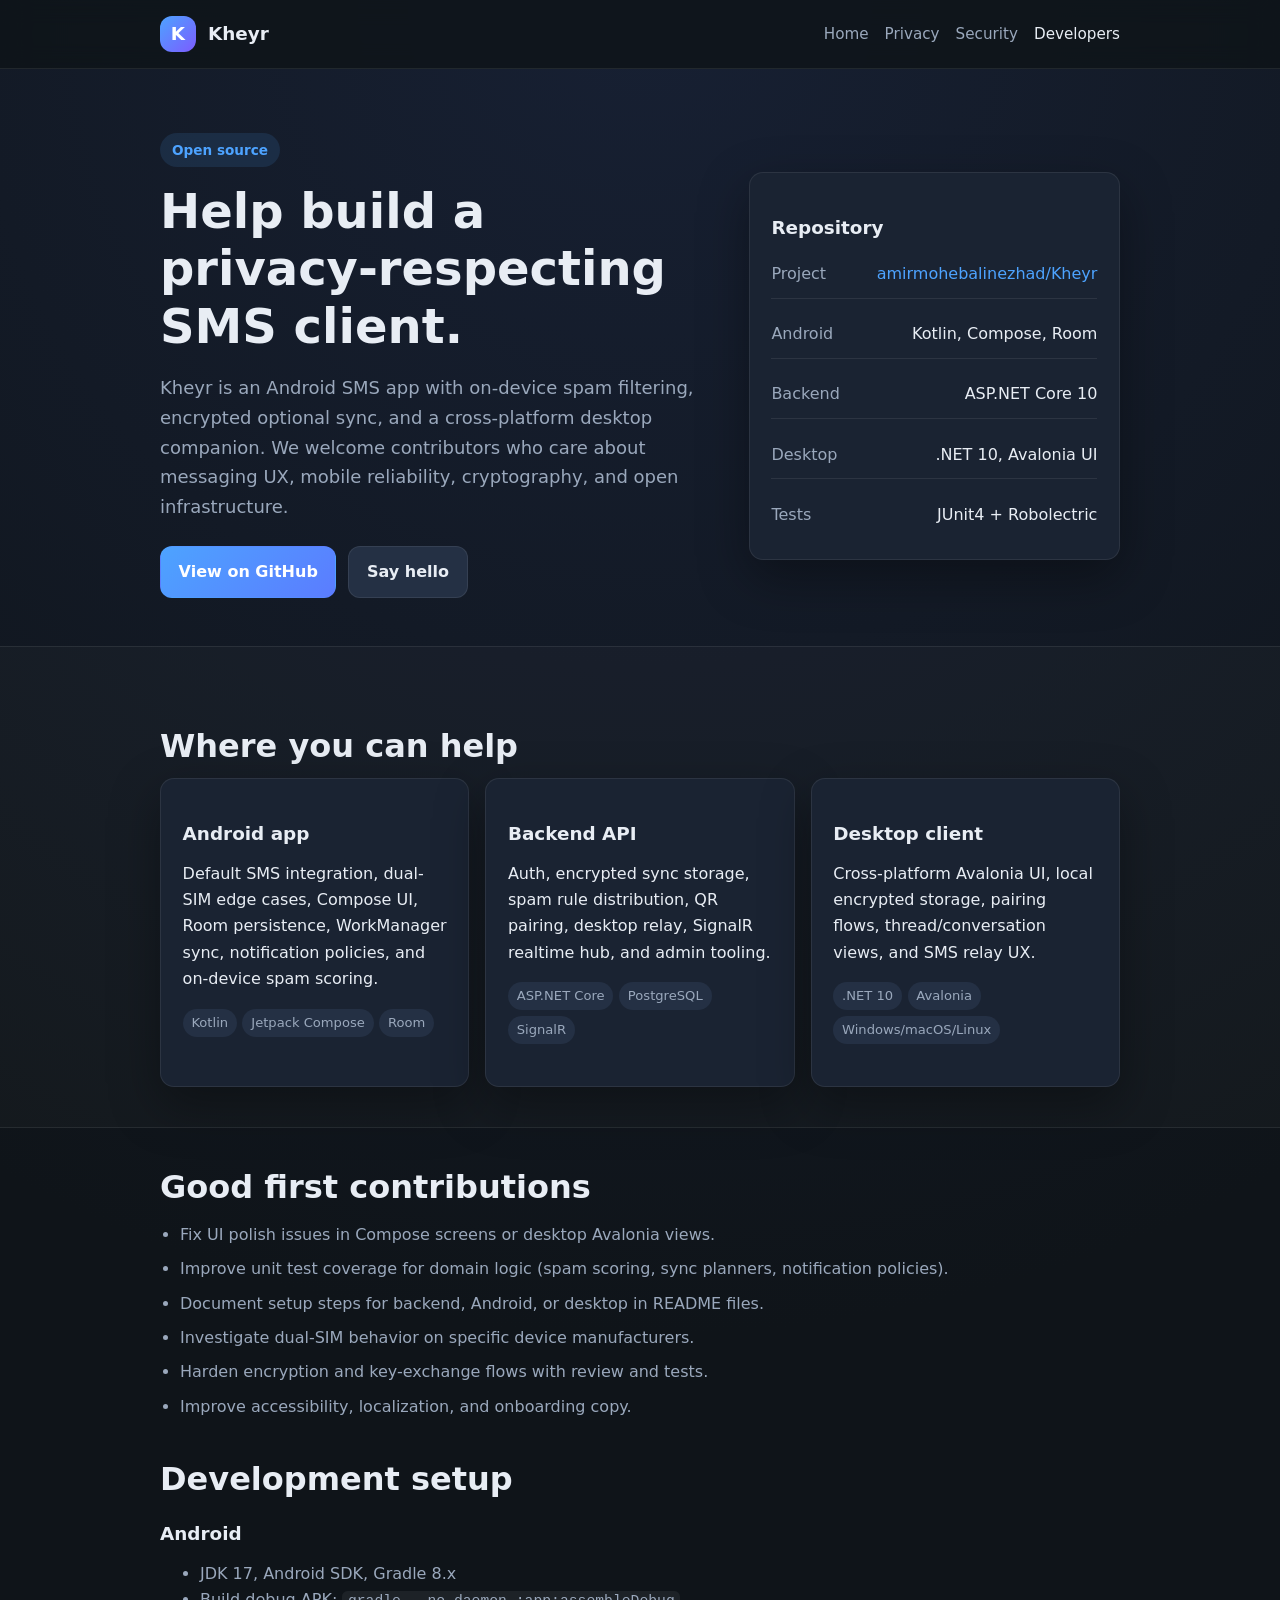
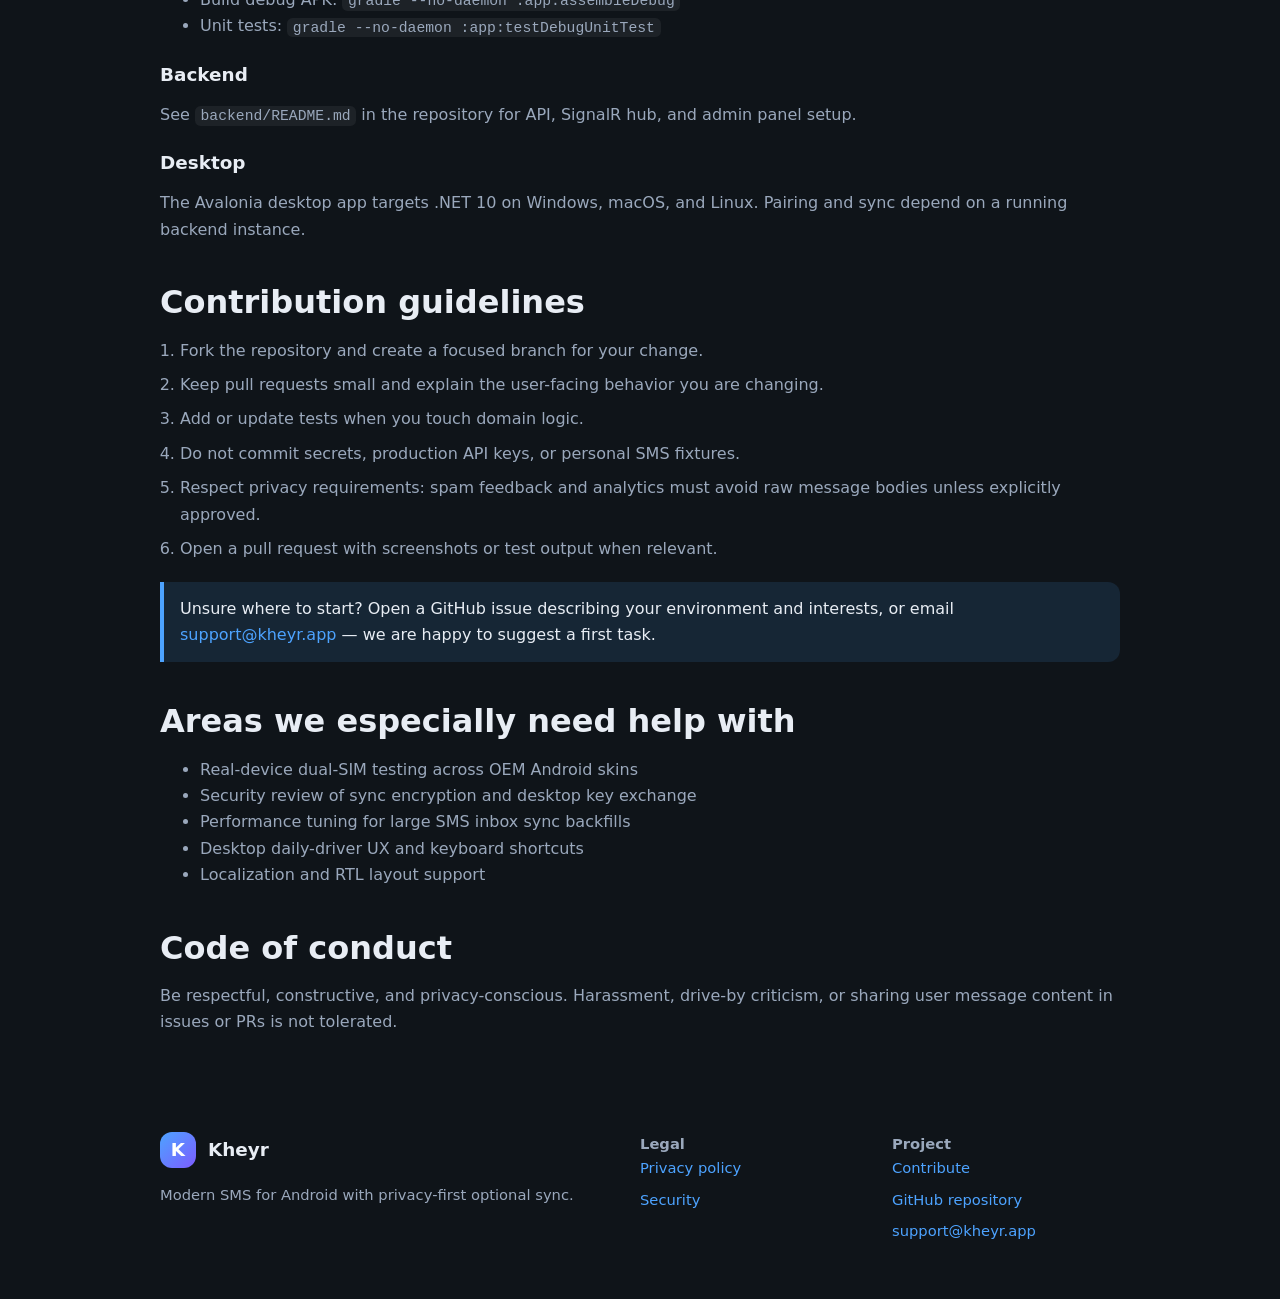
<file: docs/developers.html>
<!DOCTYPE html>
<html lang="en">
<head>
  <meta charset="UTF-8">
  <meta name="viewport" content="width=device-width, initial-scale=1.0">
  <meta name="description" content="Join the Kheyr open-source project — Android, backend, and desktop contributors welcome.">
  <title>Developers — Kheyr</title>
  <link rel="stylesheet" href="css/style.css">
</head>
<body>
  <header class="site-header">
    <div class="container nav">
      <a class="brand" href="index.html">
        <span class="brand-mark">K</span>
        <span>Kheyr</span>
      </a>
      <nav aria-label="Primary">
        <ul class="nav-links">
          <li><a href="index.html">Home</a></li>
          <li><a href="privacy.html">Privacy</a></li>
          <li><a href="security.html">Security</a></li>
          <li><a class="active" href="developers.html">Developers</a></li>
        </ul>
      </nav>
    </div>
  </header>

  <main>
    <section class="hero">
      <div class="container hero-grid">
        <div>
          <span class="eyebrow">Open source</span>
          <h1>Help build a privacy-respecting SMS client.</h1>
          <p class="lead">
            Kheyr is an Android SMS app with on-device spam filtering, encrypted optional sync,
            and a cross-platform desktop companion. We welcome contributors who care about messaging
            UX, mobile reliability, cryptography, and open infrastructure.
          </p>
          <div class="btn-row">
            <a class="btn btn-primary" href="https://github.com/amirmohebalinezhad/Kheyr">View on GitHub</a>
            <a class="btn btn-secondary" href="mailto:support@kheyr.app">Say hello</a>
          </div>
        </div>
        <aside class="card">
          <h3>Repository</h3>
          <div class="meta-grid">
            <div class="meta-row"><span class="meta-label">Project</span><span><a href="https://github.com/amirmohebalinezhad/Kheyr">amirmohebalinezhad/Kheyr</a></span></div>
            <div class="meta-row"><span class="meta-label">Android</span><span>Kotlin, Compose, Room</span></div>
            <div class="meta-row"><span class="meta-label">Backend</span><span>ASP.NET Core 10</span></div>
            <div class="meta-row"><span class="meta-label">Desktop</span><span>.NET 10, Avalonia UI</span></div>
            <div class="meta-row"><span class="meta-label">Tests</span><span>JUnit4 + Robolectric</span></div>
          </div>
        </aside>
      </div>
    </section>

    <section class="section section-muted">
      <div class="container">
        <h2>Where you can help</h2>
        <div class="card-grid three">
          <article class="card">
            <h3>Android app</h3>
            <p>Default SMS integration, dual-SIM edge cases, Compose UI, Room persistence, WorkManager sync, notification policies, and on-device spam scoring.</p>
            <p><span class="tag">Kotlin</span><span class="tag">Jetpack Compose</span><span class="tag">Room</span></p>
          </article>
          <article class="card">
            <h3>Backend API</h3>
            <p>Auth, encrypted sync storage, spam rule distribution, QR pairing, desktop relay, SignalR realtime hub, and admin tooling.</p>
            <p><span class="tag">ASP.NET Core</span><span class="tag">PostgreSQL</span><span class="tag">SignalR</span></p>
          </article>
          <article class="card">
            <h3>Desktop client</h3>
            <p>Cross-platform Avalonia UI, local encrypted storage, pairing flows, thread/conversation views, and SMS relay UX.</p>
            <p><span class="tag">.NET 10</span><span class="tag">Avalonia</span><span class="tag">Windows/macOS/Linux</span></p>
          </article>
        </div>
      </div>
    </section>

    <section class="section">
      <div class="container prose">
        <h2>Good first contributions</h2>
        <ul class="feature-list">
          <li>Fix UI polish issues in Compose screens or desktop Avalonia views.</li>
          <li>Improve unit test coverage for domain logic (spam scoring, sync planners, notification policies).</li>
          <li>Document setup steps for backend, Android, or desktop in README files.</li>
          <li>Investigate dual-SIM behavior on specific device manufacturers.</li>
          <li>Harden encryption and key-exchange flows with review and tests.</li>
          <li>Improve accessibility, localization, and onboarding copy.</li>
        </ul>

        <h2>Development setup</h2>
        <h3>Android</h3>
        <ul>
          <li>JDK 17, Android SDK, Gradle 8.x</li>
          <li>Build debug APK: <code>gradle --no-daemon :app:assembleDebug</code></li>
          <li>Unit tests: <code>gradle --no-daemon :app:testDebugUnitTest</code></li>
        </ul>

        <h3>Backend</h3>
        <p>See <code>backend/README.md</code> in the repository for API, SignalR hub, and admin panel setup.</p>

        <h3>Desktop</h3>
        <p>The Avalonia desktop app targets .NET 10 on Windows, macOS, and Linux. Pairing and sync depend on a running backend instance.</p>

        <h2>Contribution guidelines</h2>
        <ol class="steps">
          <li>Fork the repository and create a focused branch for your change.</li>
          <li>Keep pull requests small and explain the user-facing behavior you are changing.</li>
          <li>Add or update tests when you touch domain logic.</li>
          <li>Do not commit secrets, production API keys, or personal SMS fixtures.</li>
          <li>Respect privacy requirements: spam feedback and analytics must avoid raw message bodies unless explicitly approved.</li>
          <li>Open a pull request with screenshots or test output when relevant.</li>
        </ol>

        <div class="callout">
          Unsure where to start? Open a GitHub issue describing your environment and interests, or email <a href="mailto:support@kheyr.app">support@kheyr.app</a> — we are happy to suggest a first task.
        </div>

        <h2>Areas we especially need help with</h2>
        <ul>
          <li>Real-device dual-SIM testing across OEM Android skins</li>
          <li>Security review of sync encryption and desktop key exchange</li>
          <li>Performance tuning for large SMS inbox sync backfills</li>
          <li>Desktop daily-driver UX and keyboard shortcuts</li>
          <li>Localization and RTL layout support</li>
        </ul>

        <h2>Code of conduct</h2>
        <p>Be respectful, constructive, and privacy-conscious. Harassment, drive-by criticism, or sharing user message content in issues or PRs is not tolerated.</p>
      </div>
    </section>
  </main>

  <footer class="site-footer">
    <div class="container footer-grid">
      <div>
        <a class="brand" href="index.html">
          <span class="brand-mark">K</span>
          <span>Kheyr</span>
        </a>
        <p>Modern SMS for Android with privacy-first optional sync.</p>
      </div>
      <div>
        <strong>Legal</strong>
        <ul class="footer-links">
          <li><a href="privacy.html">Privacy policy</a></li>
          <li><a href="security.html">Security</a></li>
        </ul>
      </div>
      <div>
        <strong>Project</strong>
        <ul class="footer-links">
          <li><a href="developers.html">Contribute</a></li>
          <li><a href="https://github.com/amirmohebalinezhad/Kheyr">GitHub repository</a></li>
          <li><a href="mailto:support@kheyr.app">support@kheyr.app</a></li>
        </ul>
      </div>
    </div>
  </footer>
</body>
</html>
</file>
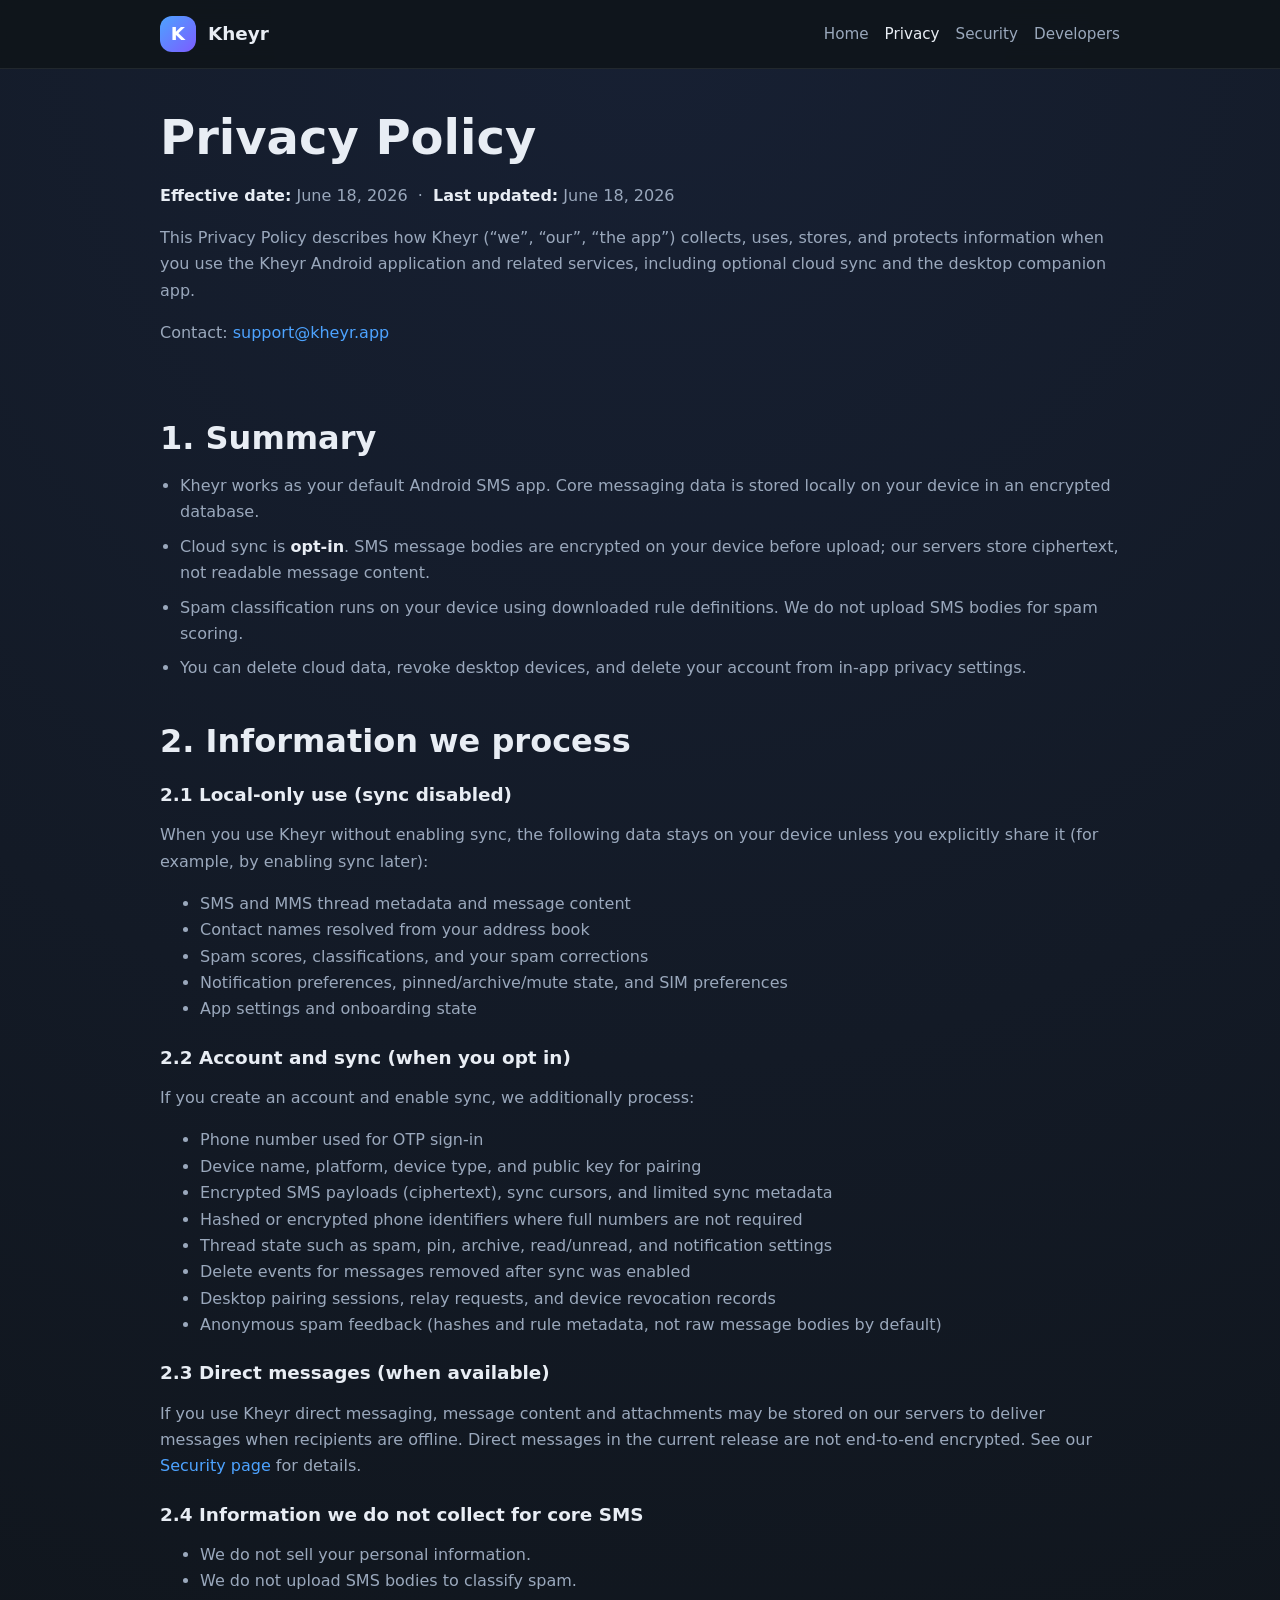
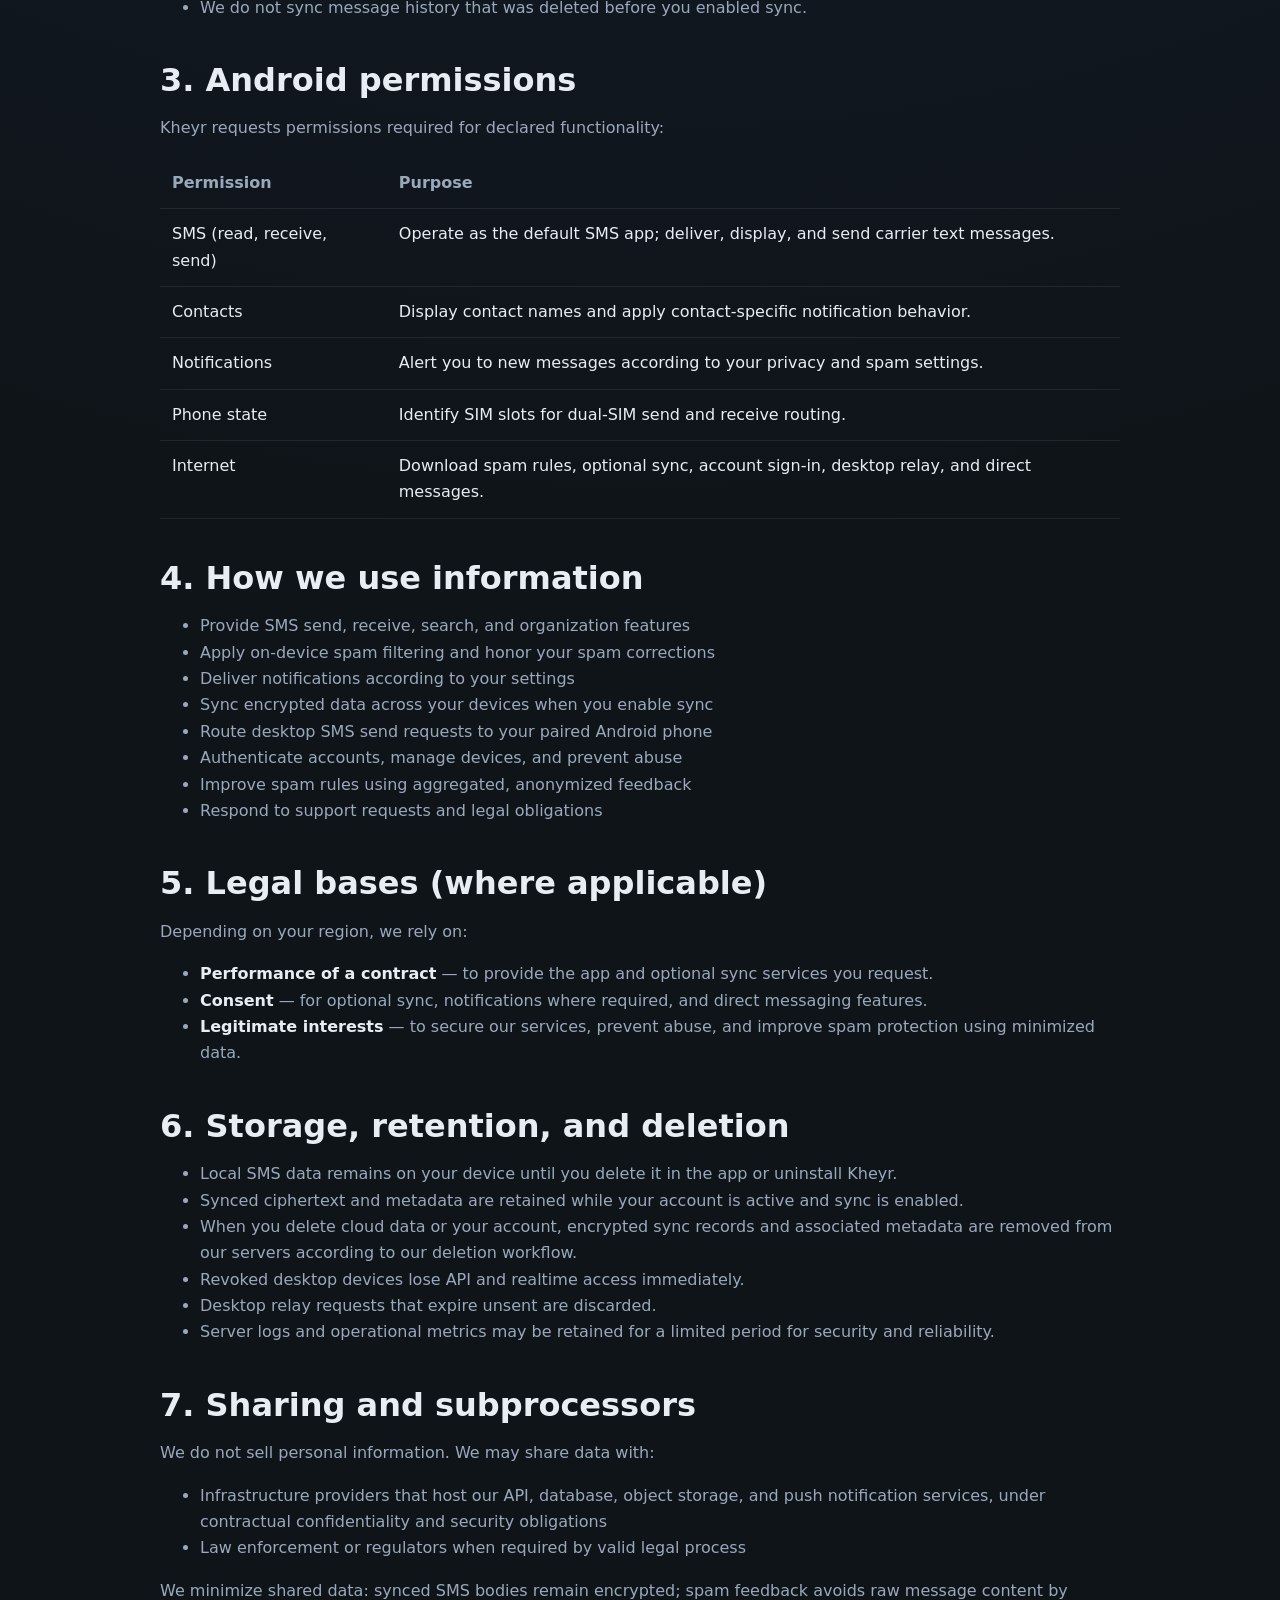
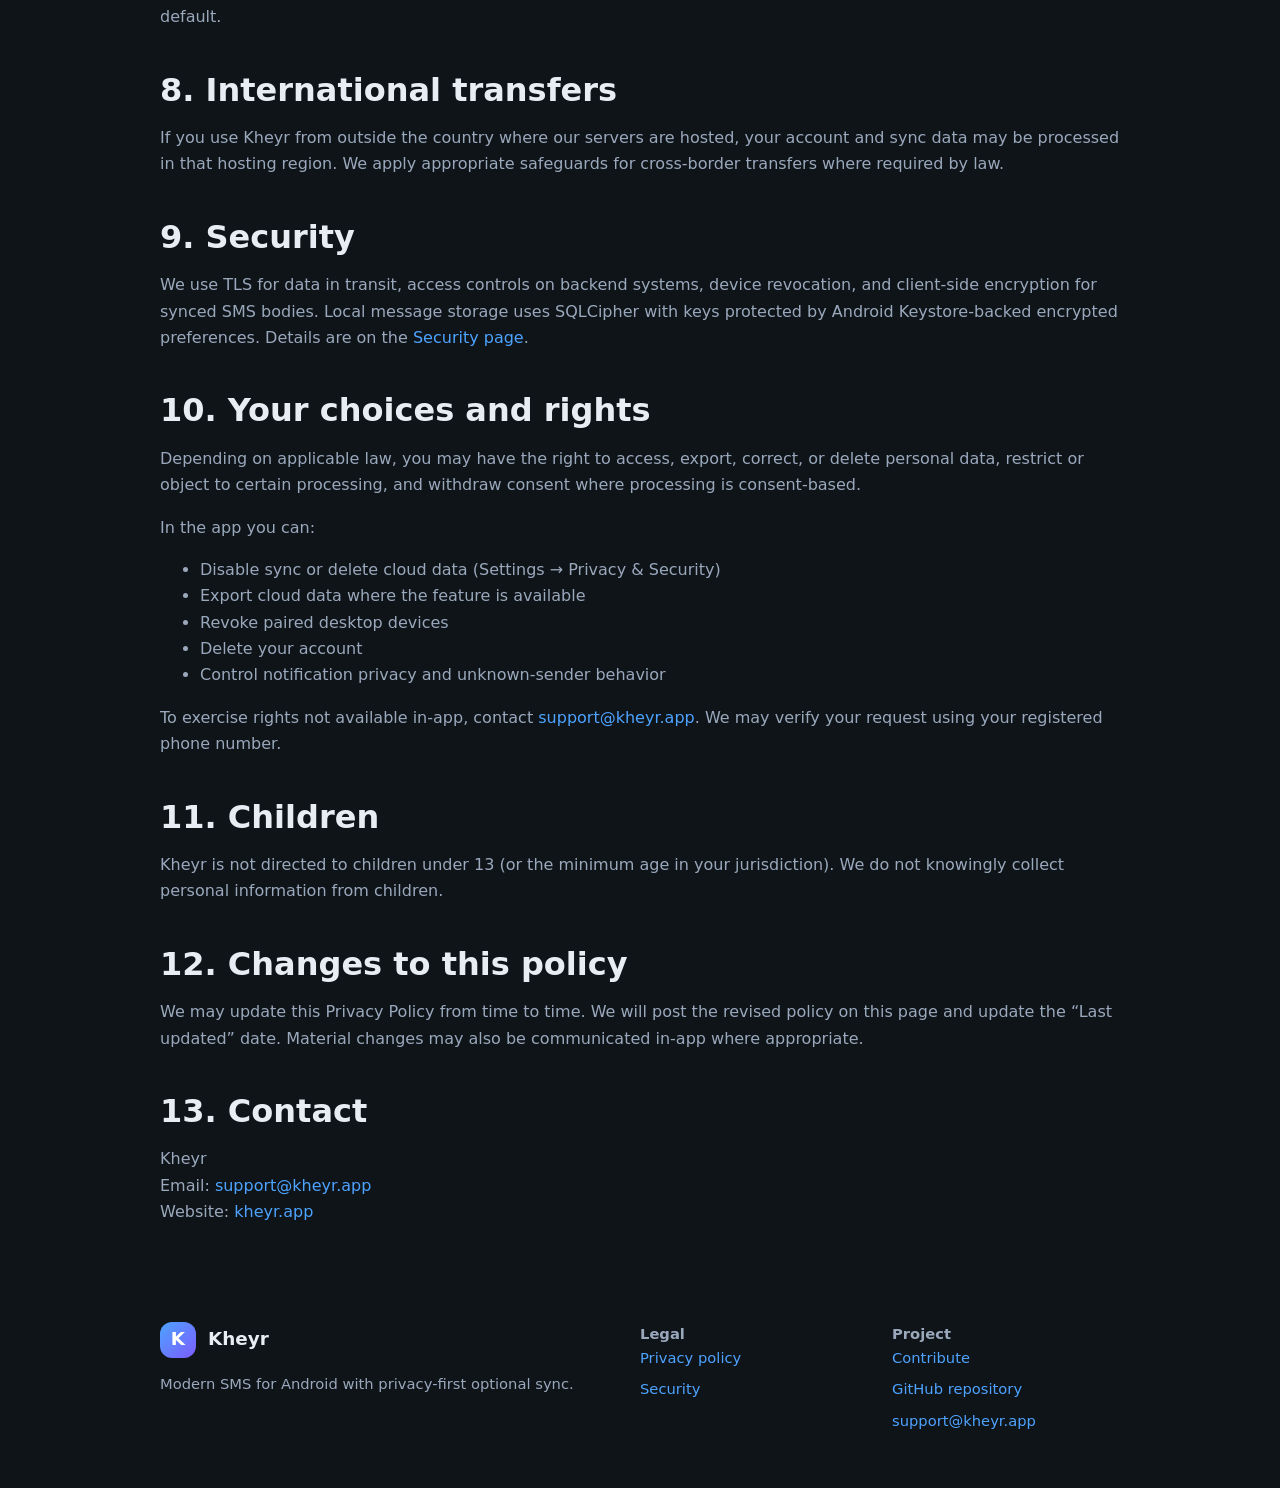
<file: docs/privacy.html>
<!DOCTYPE html>
<html lang="en">
<head>
  <meta charset="UTF-8">
  <meta name="viewport" content="width=device-width, initial-scale=1.0">
  <meta name="description" content="Kheyr privacy policy — how we handle SMS data, sync, permissions, and your choices.">
  <title>Privacy Policy — Kheyr</title>
  <link rel="stylesheet" href="css/style.css">
</head>
<body>
  <header class="site-header">
    <div class="container nav">
      <a class="brand" href="index.html">
        <span class="brand-mark">K</span>
        <span>Kheyr</span>
      </a>
      <nav aria-label="Primary">
        <ul class="nav-links">
          <li><a href="index.html">Home</a></li>
          <li><a class="active" href="privacy.html">Privacy</a></li>
          <li><a href="security.html">Security</a></li>
          <li><a href="developers.html">Developers</a></li>
        </ul>
      </nav>
    </div>
  </header>

  <main>
    <section class="page-title">
      <div class="container prose">
        <h1>Privacy Policy</h1>
        <p><strong>Effective date:</strong> June 18, 2026 &nbsp;·&nbsp; <strong>Last updated:</strong> June 18, 2026</p>
        <p>
          This Privacy Policy describes how Kheyr (“we”, “our”, “the app”) collects, uses, stores,
          and protects information when you use the Kheyr Android application and related services,
          including optional cloud sync and the desktop companion app.
        </p>
        <p>
          Contact: <a href="mailto:support@kheyr.app">support@kheyr.app</a>
        </p>
      </div>
    </section>

    <section class="section">
      <div class="container prose">
        <h2>1. Summary</h2>
        <ul class="checklist">
          <li>Kheyr works as your default Android SMS app. Core messaging data is stored locally on your device in an encrypted database.</li>
          <li>Cloud sync is <strong>opt-in</strong>. SMS message bodies are encrypted on your device before upload; our servers store ciphertext, not readable message content.</li>
          <li>Spam classification runs on your device using downloaded rule definitions. We do not upload SMS bodies for spam scoring.</li>
          <li>You can delete cloud data, revoke desktop devices, and delete your account from in-app privacy settings.</li>
        </ul>

        <h2>2. Information we process</h2>

        <h3>2.1 Local-only use (sync disabled)</h3>
        <p>When you use Kheyr without enabling sync, the following data stays on your device unless you explicitly share it (for example, by enabling sync later):</p>
        <ul>
          <li>SMS and MMS thread metadata and message content</li>
          <li>Contact names resolved from your address book</li>
          <li>Spam scores, classifications, and your spam corrections</li>
          <li>Notification preferences, pinned/archive/mute state, and SIM preferences</li>
          <li>App settings and onboarding state</li>
        </ul>

        <h3>2.2 Account and sync (when you opt in)</h3>
        <p>If you create an account and enable sync, we additionally process:</p>
        <ul>
          <li>Phone number used for OTP sign-in</li>
          <li>Device name, platform, device type, and public key for pairing</li>
          <li>Encrypted SMS payloads (ciphertext), sync cursors, and limited sync metadata</li>
          <li>Hashed or encrypted phone identifiers where full numbers are not required</li>
          <li>Thread state such as spam, pin, archive, read/unread, and notification settings</li>
          <li>Delete events for messages removed after sync was enabled</li>
          <li>Desktop pairing sessions, relay requests, and device revocation records</li>
          <li>Anonymous spam feedback (hashes and rule metadata, not raw message bodies by default)</li>
        </ul>

        <h3>2.3 Direct messages (when available)</h3>
        <p>If you use Kheyr direct messaging, message content and attachments may be stored on our servers to deliver messages when recipients are offline. Direct messages in the current release are not end-to-end encrypted. See our <a href="security.html">Security page</a> for details.</p>

        <h3>2.4 Information we do not collect for core SMS</h3>
        <ul>
          <li>We do not sell your personal information.</li>
          <li>We do not upload SMS bodies to classify spam.</li>
          <li>We do not sync message history that was deleted before you enabled sync.</li>
        </ul>

        <h2>3. Android permissions</h2>
        <p>Kheyr requests permissions required for declared functionality:</p>
        <table>
          <thead>
            <tr><th>Permission</th><th>Purpose</th></tr>
          </thead>
          <tbody>
            <tr><td>SMS (read, receive, send)</td><td>Operate as the default SMS app; deliver, display, and send carrier text messages.</td></tr>
            <tr><td>Contacts</td><td>Display contact names and apply contact-specific notification behavior.</td></tr>
            <tr><td>Notifications</td><td>Alert you to new messages according to your privacy and spam settings.</td></tr>
            <tr><td>Phone state</td><td>Identify SIM slots for dual-SIM send and receive routing.</td></tr>
            <tr><td>Internet</td><td>Download spam rules, optional sync, account sign-in, desktop relay, and direct messages.</td></tr>
          </tbody>
        </table>

        <h2>4. How we use information</h2>
        <ul>
          <li>Provide SMS send, receive, search, and organization features</li>
          <li>Apply on-device spam filtering and honor your spam corrections</li>
          <li>Deliver notifications according to your settings</li>
          <li>Sync encrypted data across your devices when you enable sync</li>
          <li>Route desktop SMS send requests to your paired Android phone</li>
          <li>Authenticate accounts, manage devices, and prevent abuse</li>
          <li>Improve spam rules using aggregated, anonymized feedback</li>
          <li>Respond to support requests and legal obligations</li>
        </ul>

        <h2>5. Legal bases (where applicable)</h2>
        <p>Depending on your region, we rely on:</p>
        <ul>
          <li><strong>Performance of a contract</strong> — to provide the app and optional sync services you request.</li>
          <li><strong>Consent</strong> — for optional sync, notifications where required, and direct messaging features.</li>
          <li><strong>Legitimate interests</strong> — to secure our services, prevent abuse, and improve spam protection using minimized data.</li>
        </ul>

        <h2>6. Storage, retention, and deletion</h2>
        <ul>
          <li>Local SMS data remains on your device until you delete it in the app or uninstall Kheyr.</li>
          <li>Synced ciphertext and metadata are retained while your account is active and sync is enabled.</li>
          <li>When you delete cloud data or your account, encrypted sync records and associated metadata are removed from our servers according to our deletion workflow.</li>
          <li>Revoked desktop devices lose API and realtime access immediately.</li>
          <li>Desktop relay requests that expire unsent are discarded.</li>
          <li>Server logs and operational metrics may be retained for a limited period for security and reliability.</li>
        </ul>

        <h2>7. Sharing and subprocessors</h2>
        <p>We do not sell personal information. We may share data with:</p>
        <ul>
          <li>Infrastructure providers that host our API, database, object storage, and push notification services, under contractual confidentiality and security obligations</li>
          <li>Law enforcement or regulators when required by valid legal process</li>
        </ul>
        <p>We minimize shared data: synced SMS bodies remain encrypted; spam feedback avoids raw message content by default.</p>

        <h2>8. International transfers</h2>
        <p>If you use Kheyr from outside the country where our servers are hosted, your account and sync data may be processed in that hosting region. We apply appropriate safeguards for cross-border transfers where required by law.</p>

        <h2>9. Security</h2>
        <p>We use TLS for data in transit, access controls on backend systems, device revocation, and client-side encryption for synced SMS bodies. Local message storage uses SQLCipher with keys protected by Android Keystore-backed encrypted preferences. Details are on the <a href="security.html">Security page</a>.</p>

        <h2>10. Your choices and rights</h2>
        <p>Depending on applicable law, you may have the right to access, export, correct, or delete personal data, restrict or object to certain processing, and withdraw consent where processing is consent-based.</p>
        <p>In the app you can:</p>
        <ul>
          <li>Disable sync or delete cloud data (Settings → Privacy &amp; Security)</li>
          <li>Export cloud data where the feature is available</li>
          <li>Revoke paired desktop devices</li>
          <li>Delete your account</li>
          <li>Control notification privacy and unknown-sender behavior</li>
        </ul>
        <p>To exercise rights not available in-app, contact <a href="mailto:support@kheyr.app">support@kheyr.app</a>. We may verify your request using your registered phone number.</p>

        <h2>11. Children</h2>
        <p>Kheyr is not directed to children under 13 (or the minimum age in your jurisdiction). We do not knowingly collect personal information from children.</p>

        <h2>12. Changes to this policy</h2>
        <p>We may update this Privacy Policy from time to time. We will post the revised policy on this page and update the “Last updated” date. Material changes may also be communicated in-app where appropriate.</p>

        <h2>13. Contact</h2>
        <p>
          Kheyr<br>
          Email: <a href="mailto:support@kheyr.app">support@kheyr.app</a><br>
          Website: <a href="index.html">kheyr.app</a>
        </p>
      </div>
    </section>
  </main>

  <footer class="site-footer">
    <div class="container footer-grid">
      <div>
        <a class="brand" href="index.html">
          <span class="brand-mark">K</span>
          <span>Kheyr</span>
        </a>
        <p>Modern SMS for Android with privacy-first optional sync.</p>
      </div>
      <div>
        <strong>Legal</strong>
        <ul class="footer-links">
          <li><a href="privacy.html">Privacy policy</a></li>
          <li><a href="security.html">Security</a></li>
        </ul>
      </div>
      <div>
        <strong>Project</strong>
        <ul class="footer-links">
          <li><a href="developers.html">Contribute</a></li>
          <li><a href="https://github.com/amirmohebalinezhad/Kheyr">GitHub repository</a></li>
          <li><a href="mailto:support@kheyr.app">support@kheyr.app</a></li>
        </ul>
      </div>
    </div>
  </footer>
</body>
</html>
</file>
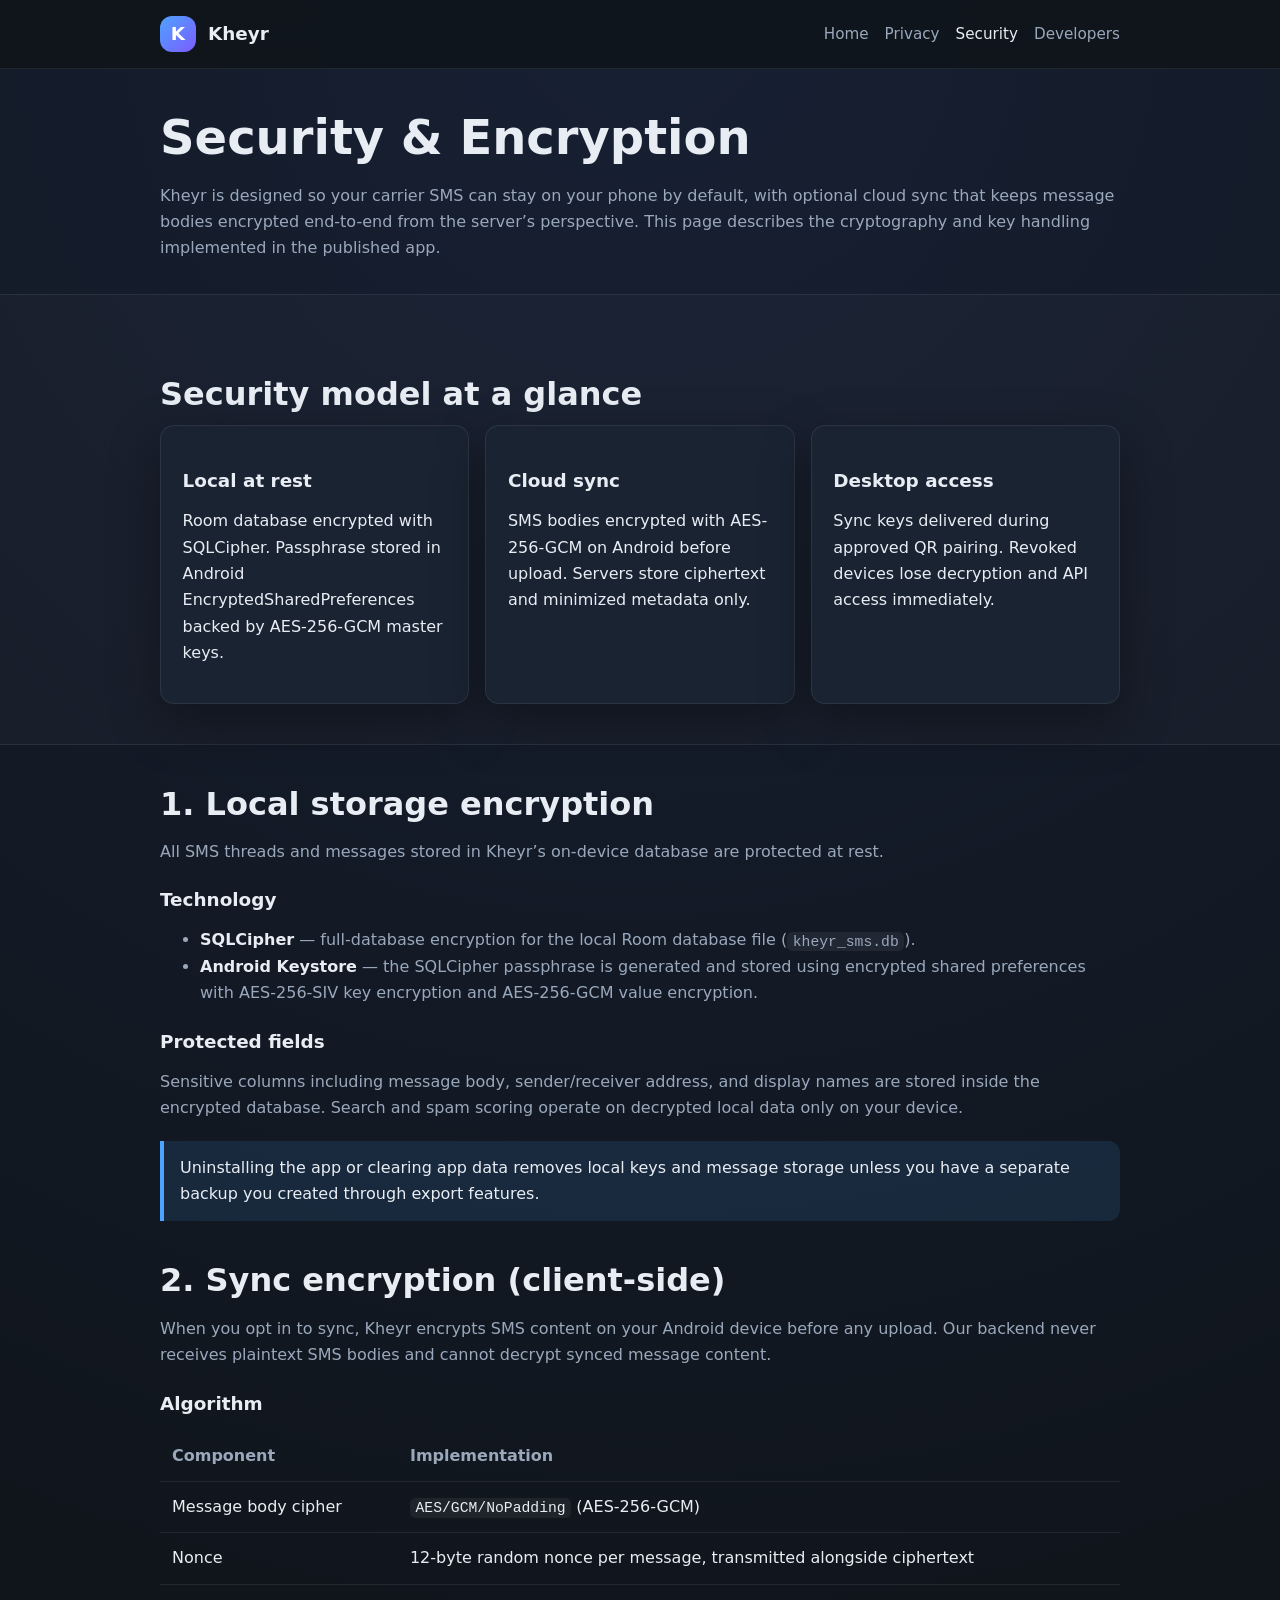
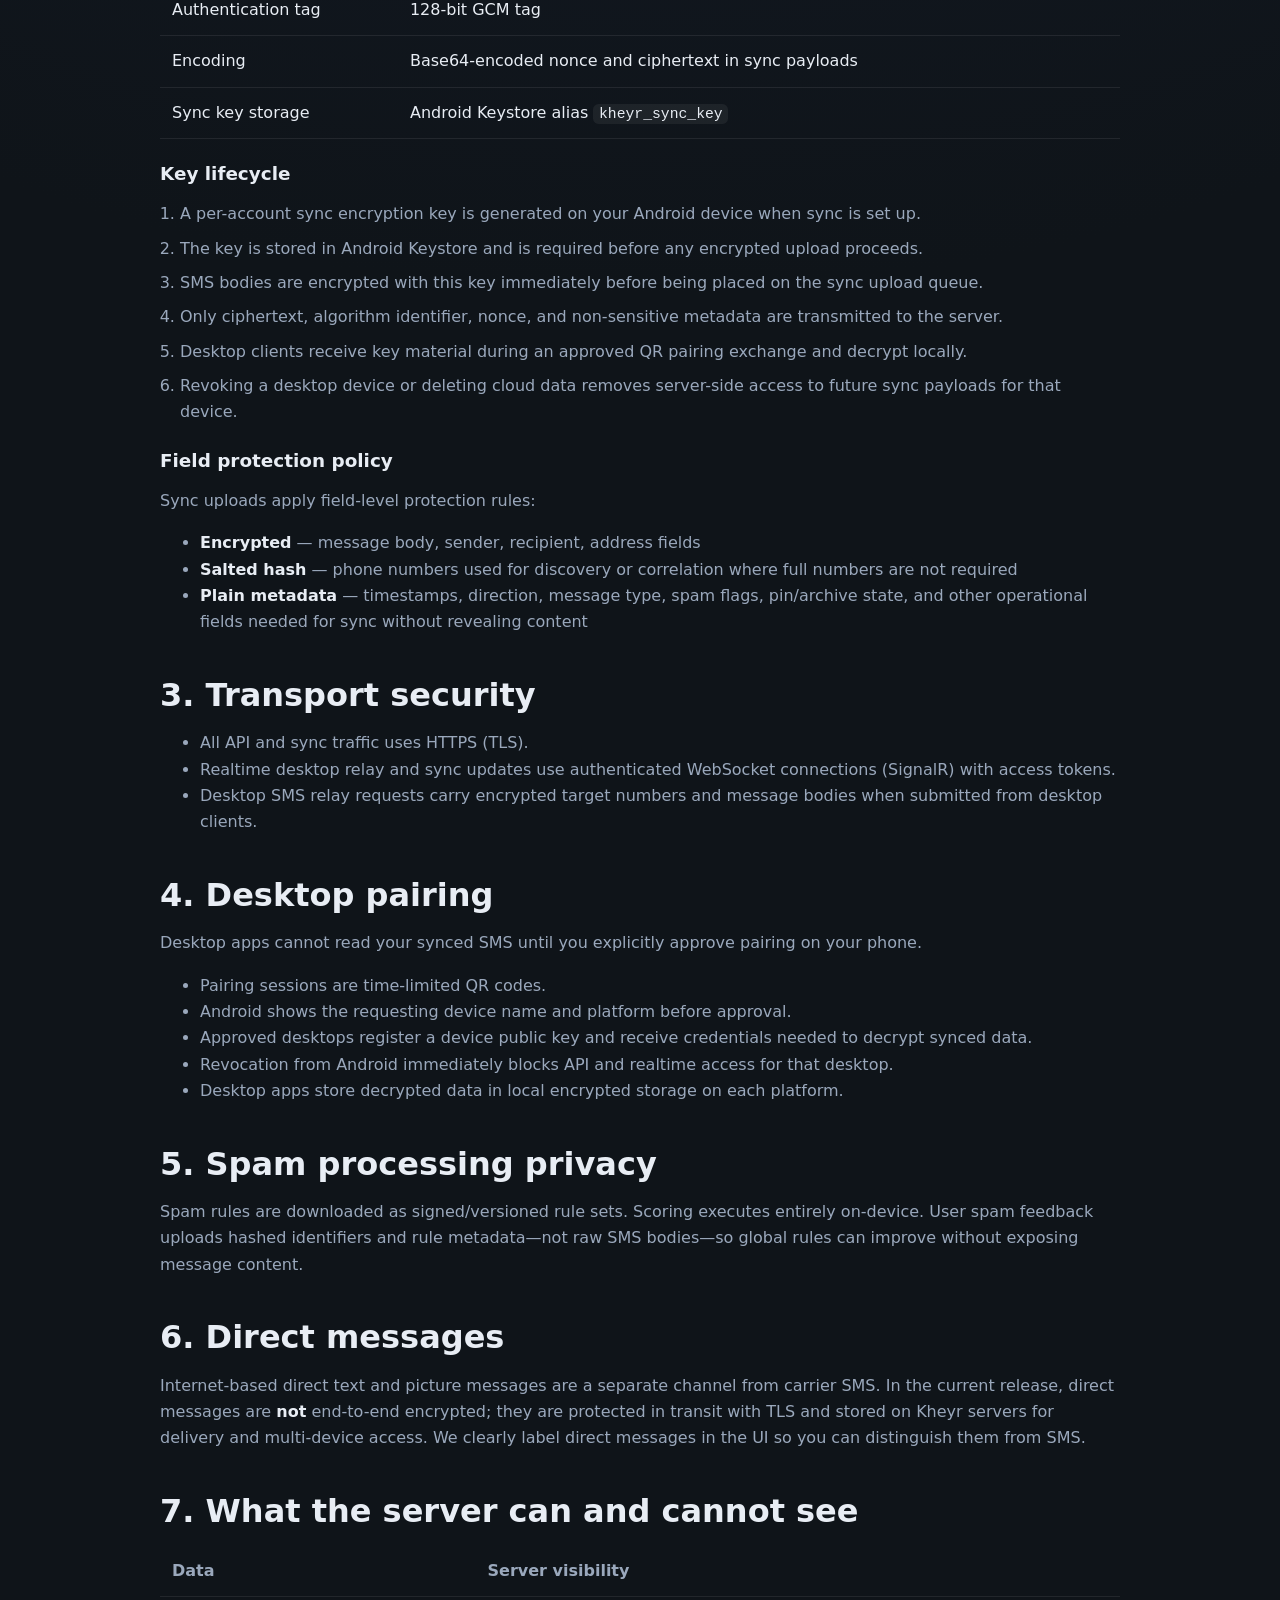
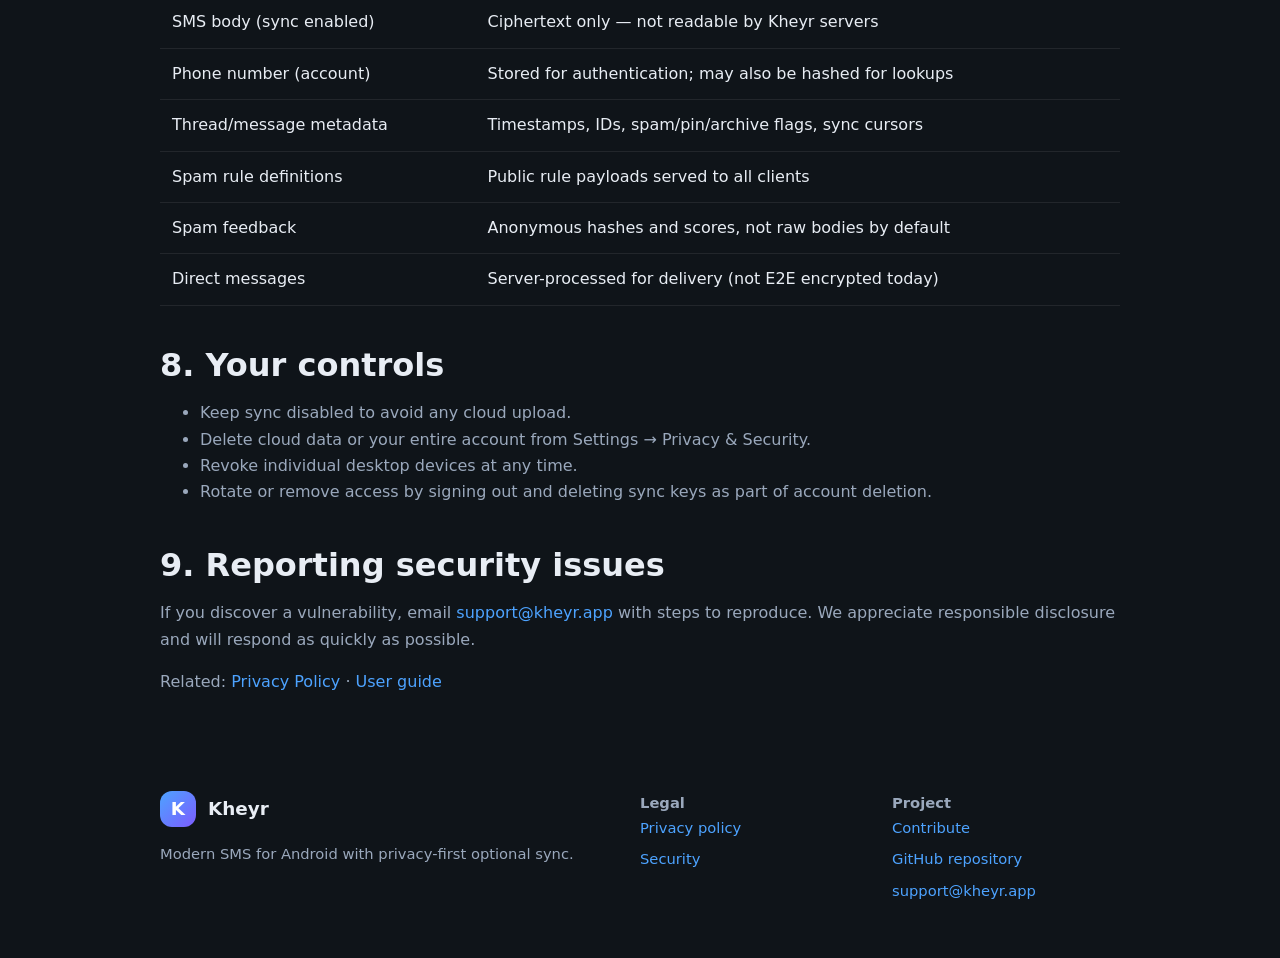
<file: docs/security.html>
<!DOCTYPE html>
<html lang="en">
<head>
  <meta charset="UTF-8">
  <meta name="viewport" content="width=device-width, initial-scale=1.0">
  <meta name="description" content="How Kheyr encrypts SMS at rest, in sync, and during desktop pairing.">
  <title>Security &amp; Encryption — Kheyr</title>
  <link rel="stylesheet" href="css/style.css">
</head>
<body>
  <header class="site-header">
    <div class="container nav">
      <a class="brand" href="index.html">
        <span class="brand-mark">K</span>
        <span>Kheyr</span>
      </a>
      <nav aria-label="Primary">
        <ul class="nav-links">
          <li><a href="index.html">Home</a></li>
          <li><a href="privacy.html">Privacy</a></li>
          <li><a class="active" href="security.html">Security</a></li>
          <li><a href="developers.html">Developers</a></li>
        </ul>
      </nav>
    </div>
  </header>

  <main>
    <section class="page-title">
      <div class="container prose">
        <h1>Security &amp; Encryption</h1>
        <p>
          Kheyr is designed so your carrier SMS can stay on your phone by default, with optional
          cloud sync that keeps message bodies encrypted end-to-end from the server’s perspective.
          This page describes the cryptography and key handling implemented in the published app.
        </p>
      </div>
    </section>

    <section class="section section-muted">
      <div class="container">
        <h2>Security model at a glance</h2>
        <div class="card-grid three">
          <article class="card">
            <h3>Local at rest</h3>
            <p>Room database encrypted with SQLCipher. Passphrase stored in Android EncryptedSharedPreferences backed by AES-256-GCM master keys.</p>
          </article>
          <article class="card">
            <h3>Cloud sync</h3>
            <p>SMS bodies encrypted with AES-256-GCM on Android before upload. Servers store ciphertext and minimized metadata only.</p>
          </article>
          <article class="card">
            <h3>Desktop access</h3>
            <p>Sync keys delivered during approved QR pairing. Revoked devices lose decryption and API access immediately.</p>
          </article>
        </div>
      </div>
    </section>

    <section class="section">
      <div class="container prose">
        <h2>1. Local storage encryption</h2>
        <p>All SMS threads and messages stored in Kheyr’s on-device database are protected at rest.</p>

        <h3>Technology</h3>
        <ul>
          <li><strong>SQLCipher</strong> — full-database encryption for the local Room database file (<code>kheyr_sms.db</code>).</li>
          <li><strong>Android Keystore</strong> — the SQLCipher passphrase is generated and stored using encrypted shared preferences with AES-256-SIV key encryption and AES-256-GCM value encryption.</li>
        </ul>

        <h3>Protected fields</h3>
        <p>Sensitive columns including message body, sender/receiver address, and display names are stored inside the encrypted database. Search and spam scoring operate on decrypted local data only on your device.</p>

        <div class="callout">
          Uninstalling the app or clearing app data removes local keys and message storage unless you have a separate backup you created through export features.
        </div>

        <h2>2. Sync encryption (client-side)</h2>
        <p>When you opt in to sync, Kheyr encrypts SMS content on your Android device before any upload. Our backend never receives plaintext SMS bodies and cannot decrypt synced message content.</p>

        <h3>Algorithm</h3>
        <table>
          <thead>
            <tr><th>Component</th><th>Implementation</th></tr>
          </thead>
          <tbody>
            <tr><td>Message body cipher</td><td><code>AES/GCM/NoPadding</code> (AES-256-GCM)</td></tr>
            <tr><td>Nonce</td><td>12-byte random nonce per message, transmitted alongside ciphertext</td></tr>
            <tr><td>Authentication tag</td><td>128-bit GCM tag</td></tr>
            <tr><td>Encoding</td><td>Base64-encoded nonce and ciphertext in sync payloads</td></tr>
            <tr><td>Sync key storage</td><td>Android Keystore alias <code>kheyr_sync_key</code></td></tr>
          </tbody>
        </table>

        <h3>Key lifecycle</h3>
        <ol class="steps">
          <li>A per-account sync encryption key is generated on your Android device when sync is set up.</li>
          <li>The key is stored in Android Keystore and is required before any encrypted upload proceeds.</li>
          <li>SMS bodies are encrypted with this key immediately before being placed on the sync upload queue.</li>
          <li>Only ciphertext, algorithm identifier, nonce, and non-sensitive metadata are transmitted to the server.</li>
          <li>Desktop clients receive key material during an approved QR pairing exchange and decrypt locally.</li>
          <li>Revoking a desktop device or deleting cloud data removes server-side access to future sync payloads for that device.</li>
        </ol>

        <h3>Field protection policy</h3>
        <p>Sync uploads apply field-level protection rules:</p>
        <ul>
          <li><strong>Encrypted</strong> — message body, sender, recipient, address fields</li>
          <li><strong>Salted hash</strong> — phone numbers used for discovery or correlation where full numbers are not required</li>
          <li><strong>Plain metadata</strong> — timestamps, direction, message type, spam flags, pin/archive state, and other operational fields needed for sync without revealing content</li>
        </ul>

        <h2>3. Transport security</h2>
        <ul>
          <li>All API and sync traffic uses HTTPS (TLS).</li>
          <li>Realtime desktop relay and sync updates use authenticated WebSocket connections (SignalR) with access tokens.</li>
          <li>Desktop SMS relay requests carry encrypted target numbers and message bodies when submitted from desktop clients.</li>
        </ul>

        <h2>4. Desktop pairing</h2>
        <p>Desktop apps cannot read your synced SMS until you explicitly approve pairing on your phone.</p>
        <ul>
          <li>Pairing sessions are time-limited QR codes.</li>
          <li>Android shows the requesting device name and platform before approval.</li>
          <li>Approved desktops register a device public key and receive credentials needed to decrypt synced data.</li>
          <li>Revocation from Android immediately blocks API and realtime access for that desktop.</li>
          <li>Desktop apps store decrypted data in local encrypted storage on each platform.</li>
        </ul>

        <h2>5. Spam processing privacy</h2>
        <p>Spam rules are downloaded as signed/versioned rule sets. Scoring executes entirely on-device. User spam feedback uploads hashed identifiers and rule metadata—not raw SMS bodies—so global rules can improve without exposing message content.</p>

        <h2>6. Direct messages</h2>
        <p>Internet-based direct text and picture messages are a separate channel from carrier SMS. In the current release, direct messages are <strong>not</strong> end-to-end encrypted; they are protected in transit with TLS and stored on Kheyr servers for delivery and multi-device access. We clearly label direct messages in the UI so you can distinguish them from SMS.</p>

        <h2>7. What the server can and cannot see</h2>
        <table>
          <thead>
            <tr><th>Data</th><th>Server visibility</th></tr>
          </thead>
          <tbody>
            <tr><td>SMS body (sync enabled)</td><td>Ciphertext only — not readable by Kheyr servers</td></tr>
            <tr><td>Phone number (account)</td><td>Stored for authentication; may also be hashed for lookups</td></tr>
            <tr><td>Thread/message metadata</td><td>Timestamps, IDs, spam/pin/archive flags, sync cursors</td></tr>
            <tr><td>Spam rule definitions</td><td>Public rule payloads served to all clients</td></tr>
            <tr><td>Spam feedback</td><td>Anonymous hashes and scores, not raw bodies by default</td></tr>
            <tr><td>Direct messages</td><td>Server-processed for delivery (not E2E encrypted today)</td></tr>
          </tbody>
        </table>

        <h2>8. Your controls</h2>
        <ul>
          <li>Keep sync disabled to avoid any cloud upload.</li>
          <li>Delete cloud data or your entire account from Settings → Privacy &amp; Security.</li>
          <li>Revoke individual desktop devices at any time.</li>
          <li>Rotate or remove access by signing out and deleting sync keys as part of account deletion.</li>
        </ul>

        <h2>9. Reporting security issues</h2>
        <p>If you discover a vulnerability, email <a href="mailto:support@kheyr.app">support@kheyr.app</a> with steps to reproduce. We appreciate responsible disclosure and will respond as quickly as possible.</p>

        <p>Related: <a href="privacy.html">Privacy Policy</a> · <a href="index.html">User guide</a></p>
      </div>
    </section>
  </main>

  <footer class="site-footer">
    <div class="container footer-grid">
      <div>
        <a class="brand" href="index.html">
          <span class="brand-mark">K</span>
          <span>Kheyr</span>
        </a>
        <p>Modern SMS for Android with privacy-first optional sync.</p>
      </div>
      <div>
        <strong>Legal</strong>
        <ul class="footer-links">
          <li><a href="privacy.html">Privacy policy</a></li>
          <li><a href="security.html">Security</a></li>
        </ul>
      </div>
      <div>
        <strong>Project</strong>
        <ul class="footer-links">
          <li><a href="developers.html">Contribute</a></li>
          <li><a href="https://github.com/amirmohebalinezhad/Kheyr">GitHub repository</a></li>
          <li><a href="mailto:support@kheyr.app">support@kheyr.app</a></li>
        </ul>
      </div>
    </div>
  </footer>
</body>
</html>
</file>
<file: docs/css/style.css>
:root {
  --bg: #0f1419;
  --surface: #1a2332;
  --surface-2: #243044;
  --text: #e8edf4;
  --text-muted: #9aa8bc;
  --accent: #4da3ff;
  --accent-soft: rgba(77, 163, 255, 0.12);
  --success: #3dd68c;
  --warning: #ffb020;
  --border: rgba(255, 255, 255, 0.08);
  --radius: 14px;
  --shadow: 0 18px 50px rgba(0, 0, 0, 0.35);
  --max-width: 960px;
  --font: "Segoe UI", system-ui, -apple-system, BlinkMacSystemFont, sans-serif;
}

*,
*::before,
*::after {
  box-sizing: border-box;
}

html {
  scroll-behavior: smooth;
}

body {
  margin: 0;
  font-family: var(--font);
  background: radial-gradient(circle at top, #172033 0%, var(--bg) 45%);
  color: var(--text);
  line-height: 1.65;
}

a {
  color: var(--accent);
  text-decoration: none;
}

a:hover {
  text-decoration: underline;
}

img {
  max-width: 100%;
}

.container {
  width: min(var(--max-width), calc(100% - 2rem));
  margin: 0 auto;
}

.site-header {
  position: sticky;
  top: 0;
  z-index: 10;
  backdrop-filter: blur(12px);
  background: rgba(15, 20, 25, 0.85);
  border-bottom: 1px solid var(--border);
}

.nav {
  display: flex;
  align-items: center;
  justify-content: space-between;
  gap: 1rem;
  padding: 1rem 0;
}

.brand {
  display: flex;
  align-items: center;
  gap: 0.75rem;
  font-weight: 700;
  font-size: 1.15rem;
  color: var(--text);
  text-decoration: none;
}

.brand:hover {
  text-decoration: none;
}

.brand-mark {
  width: 2.25rem;
  height: 2.25rem;
  border-radius: 0.75rem;
  display: grid;
  place-items: center;
  background: linear-gradient(135deg, #4da3ff, #7c5cff);
  color: white;
  font-weight: 800;
}

.nav-links {
  display: flex;
  flex-wrap: wrap;
  gap: 0.35rem 1rem;
  list-style: none;
  margin: 0;
  padding: 0;
}

.nav-links a {
  color: var(--text-muted);
  font-size: 0.95rem;
}

.nav-links a:hover,
.nav-links a.active {
  color: var(--text);
  text-decoration: none;
}

.hero {
  padding: 4rem 0 3rem;
}

.hero-grid {
  display: grid;
  gap: 2rem;
  align-items: center;
}

@media (min-width: 860px) {
  .hero-grid {
    grid-template-columns: 1.2fr 0.8fr;
  }
}

.eyebrow {
  display: inline-block;
  padding: 0.35rem 0.75rem;
  border-radius: 999px;
  background: var(--accent-soft);
  color: var(--accent);
  font-size: 0.85rem;
  font-weight: 600;
  margin-bottom: 1rem;
}

h1,
h2,
h3 {
  line-height: 1.2;
  margin: 0 0 0.75rem;
}

h1 {
  font-size: clamp(2rem, 5vw, 3rem);
}

h2 {
  font-size: clamp(1.5rem, 3vw, 2rem);
  margin-top: 2.5rem;
}

h3 {
  font-size: 1.15rem;
  margin-top: 1.5rem;
}

.lead {
  font-size: 1.125rem;
  color: var(--text-muted);
  max-width: 52ch;
}

.card {
  background: var(--surface);
  border: 1px solid var(--border);
  border-radius: var(--radius);
  padding: 1.25rem 1.35rem;
  box-shadow: var(--shadow);
}

.card-grid {
  display: grid;
  gap: 1rem;
}

@media (min-width: 720px) {
  .card-grid.two {
    grid-template-columns: repeat(2, 1fr);
  }

  .card-grid.three {
    grid-template-columns: repeat(3, 1fr);
  }
}

.btn-row {
  display: flex;
  flex-wrap: wrap;
  gap: 0.75rem;
  margin-top: 1.5rem;
}

.btn {
  display: inline-flex;
  align-items: center;
  justify-content: center;
  padding: 0.75rem 1.1rem;
  border-radius: 0.75rem;
  font-weight: 600;
  border: 1px solid transparent;
}

.btn-primary {
  background: linear-gradient(135deg, #4da3ff, #5b7cff);
  color: white;
}

.btn-secondary {
  background: var(--surface-2);
  color: var(--text);
  border-color: var(--border);
}

.btn:hover {
  text-decoration: none;
  filter: brightness(1.05);
}

.section {
  padding: 2.5rem 0;
}

.section-muted {
  background: rgba(255, 255, 255, 0.02);
  border-block: 1px solid var(--border);
}

.feature-list,
.steps,
.checklist {
  padding-left: 1.25rem;
}

.feature-list li,
.steps li,
.checklist li {
  margin-bottom: 0.5rem;
}

.meta-grid {
  display: grid;
  gap: 0.75rem;
}

.meta-row {
  display: flex;
  justify-content: space-between;
  gap: 1rem;
  padding: 0.65rem 0;
  border-bottom: 1px solid var(--border);
}

.meta-row:last-child {
  border-bottom: 0;
}

.meta-label {
  color: var(--text-muted);
}

.tag {
  display: inline-block;
  padding: 0.2rem 0.55rem;
  border-radius: 999px;
  background: var(--surface-2);
  color: var(--text-muted);
  font-size: 0.82rem;
  margin-right: 0.35rem;
  margin-bottom: 0.35rem;
}

.callout {
  border-left: 4px solid var(--accent);
  padding: 0.85rem 1rem;
  background: var(--accent-soft);
  border-radius: 0 0.75rem 0.75rem 0;
  margin: 1.25rem 0;
}

.callout-warning {
  border-left-color: var(--warning);
  background: rgba(255, 176, 32, 0.1);
}

table {
  width: 100%;
  border-collapse: collapse;
  margin: 1rem 0;
}

th,
td {
  text-align: left;
  padding: 0.75rem;
  border-bottom: 1px solid var(--border);
  vertical-align: top;
}

th {
  color: var(--text-muted);
  font-weight: 600;
}

code {
  font-family: ui-monospace, SFMono-Regular, Menlo, Consolas, monospace;
  font-size: 0.92em;
  background: rgba(255, 255, 255, 0.06);
  padding: 0.12rem 0.35rem;
  border-radius: 0.35rem;
}

.site-footer {
  padding: 2.5rem 0 3rem;
  color: var(--text-muted);
  font-size: 0.92rem;
}

.footer-grid {
  display: grid;
  gap: 1.5rem;
}

@media (min-width: 720px) {
  .footer-grid {
    grid-template-columns: 2fr 1fr 1fr;
  }
}

.footer-links {
  list-style: none;
  margin: 0;
  padding: 0;
}

.footer-links li {
  margin-bottom: 0.45rem;
}

.page-title {
  padding: 2.5rem 0 1rem;
}

.prose > *:first-child {
  margin-top: 0;
}

.prose p,
.prose ul,
.prose ol {
  color: var(--text-muted);
}

.prose strong {
  color: var(--text);
}
</file>
